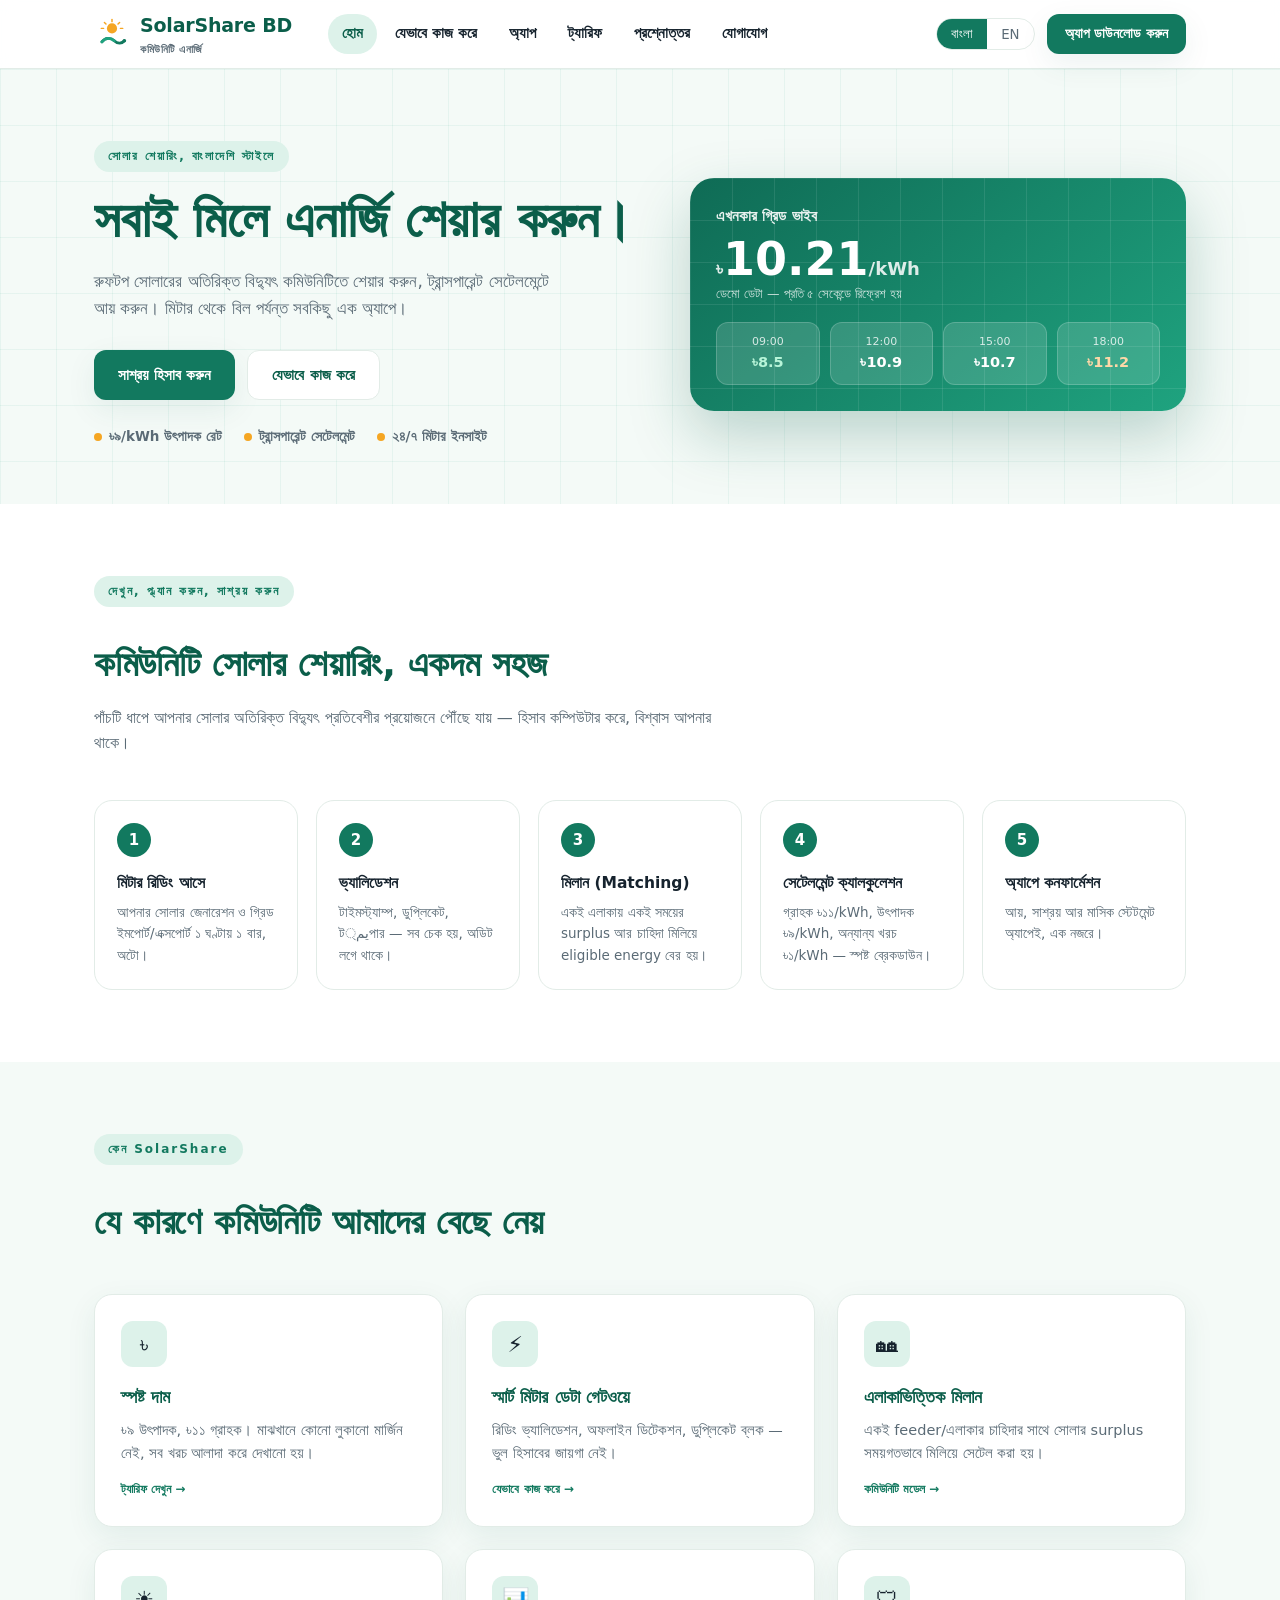
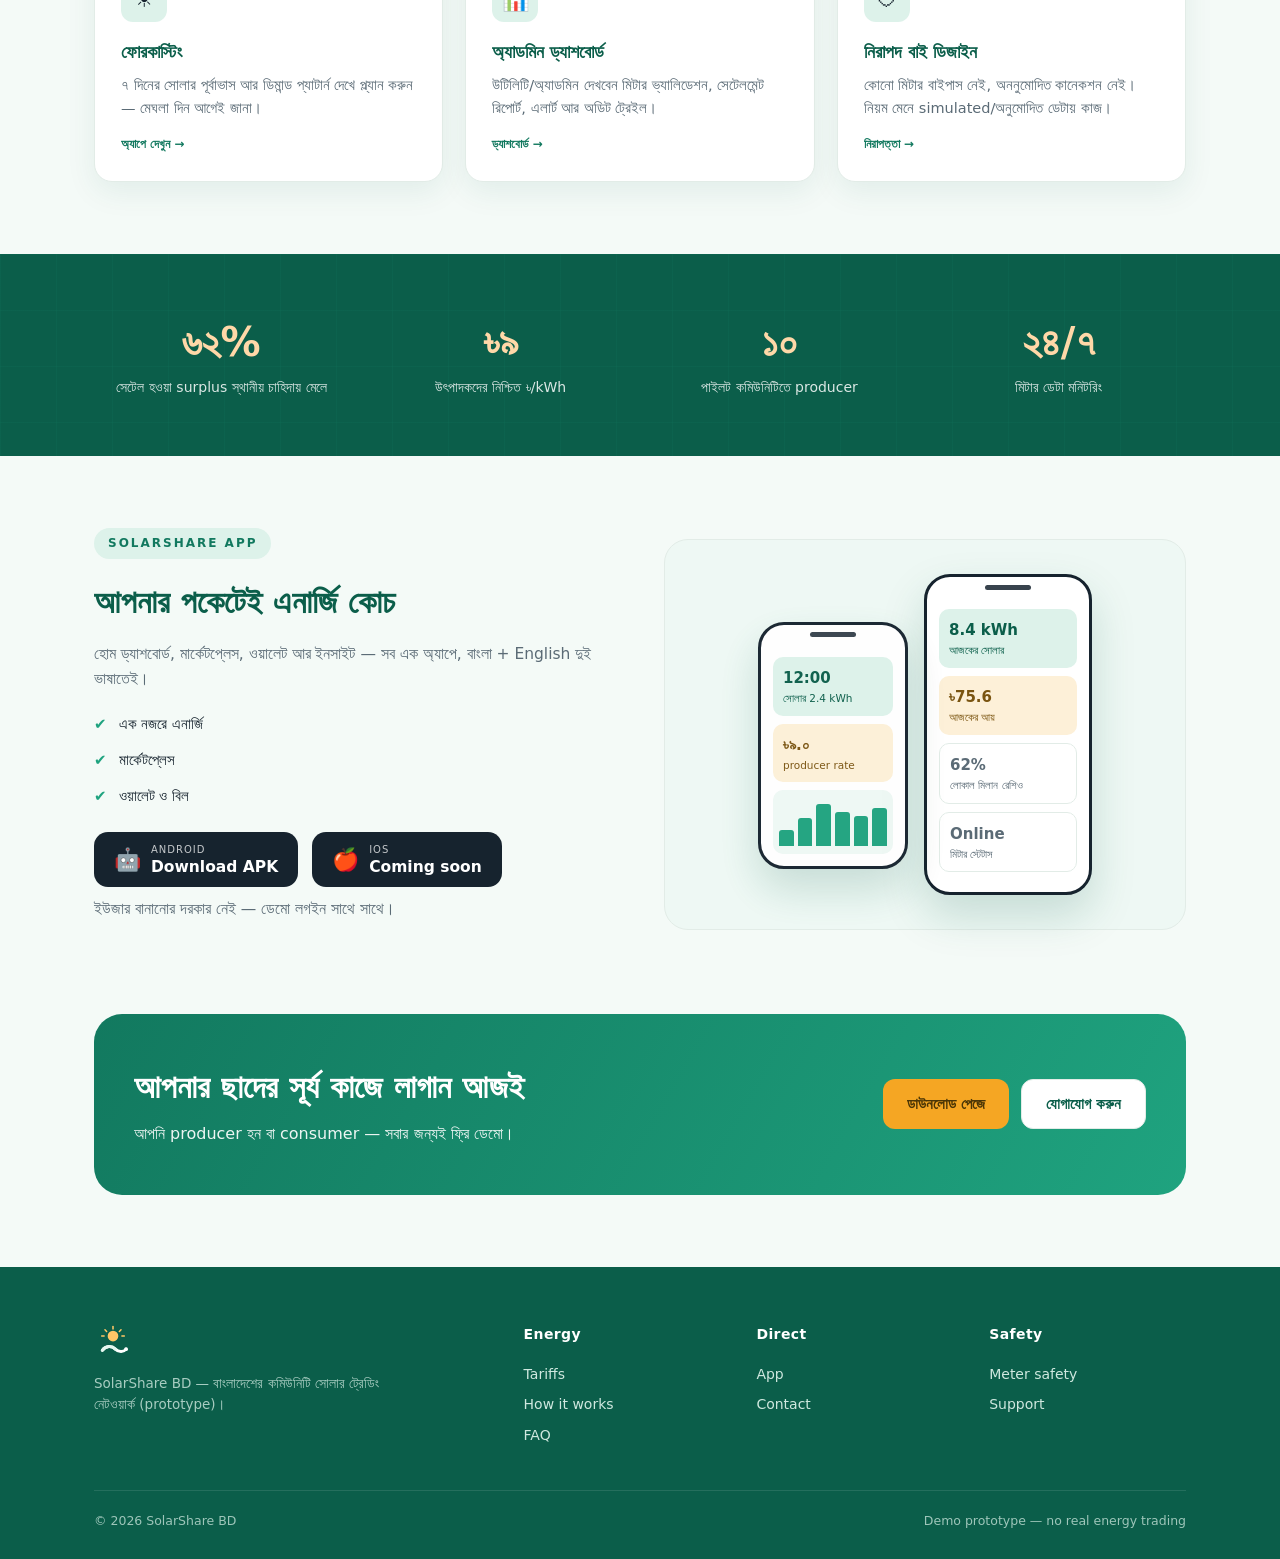
<file: index.html>
<!DOCTYPE html>
<html lang="bn">
<head>
  <meta charset="UTF-8" />
  <meta name="viewport" content="width=device-width, initial-scale=1.0" />
  <title>SolarShare BD — Community Solar Sharing Network</title>
  <meta name="description" content="রুফটপ সোলারের অতিরিক্ত বিদ্যুৎ কমিউনিটিতে শেয়ার করুন; ট্রান্সপারেন্ট সেটেলমেন্টে আয় করুন। Energy sharing for Bangladesh — producer ৳9/kWh, consumer ৳11/kWh." />
  <link rel="icon" href="assets/img/favicon.svg" type="image/svg+xml" />
  <link rel="stylesheet" href="assets/css/style.css" />
</head>
<body>
  <!-- ================= HEADER ================= -->
  <header class="site-header">
    <div class="container">
      <a class="brand" href="index.html">
        <img src="assets/img/logo.svg" alt="SolarShare BD logo" />
        <span class="brand-name" data-replace>SolarShare BD<small data-i18n="brandSub">কমিউনিটি এনার্জি</small></span>
      </a>
      <nav class="main-nav">
        <a href="index.html" class="active" data-i18n="navHome">হোম</a>
        <a href="how-it-works/index.html" data-i18n="navHow">যেভাবে কাজ করে</a>
        <a href="app/index.html" data-i18n="navApp">অ্যাপ</a>
        <a href="pricing/index.html" data-i18n="navPricing">ট্যারিফ</a>
        <a href="faq/index.html" data-i18n="navFaq">প্রশ্নোত্তর</a>
        <a href="contact/index.html" data-i18n="navContact">যোগাযোগ</a>
      </nav>
      <div class="header-actions">
        <div class="lang-switch" role="group" aria-label="Language">
          <button type="button" data-lang="bn" class="active">বাংলা</button>
          <button type="button" data-lang="en">EN</button>
        </div>
        <a class="btn btn-primary btn-sm" href="app/index.html" data-i18n="heroCta2">অ্যাপ ডাউনলোড করুন</a>
        <button class="nav-toggle" aria-label="Menu"><span></span><span></span><span></span></button>
      </div>
    </div>
  </header>

  <!-- ================= HERO ================= -->
  <section class="hero gridlines">
    <div class="container">
      <div>
        <span class="eyebrow" data-i18n="heroEyebrow">সোলার শেয়ারিং, বাংলাদেশি স্টাইলে</span>
        <h1 data-i18n="heroTitle">সবাই মিলে এনার্জি শেয়ার করুন।</h1>
        <p class="lead" data-i18n="heroLead">
          রুফটপ সোলারের অতিরিক্ত বিদ্যুৎ কমিউনিটিতে শেয়ার করুন, ট্রান্সপারেন্ট সেটেলমেন্টে আয় করুন।
          মিটার থেকে বিল পর্যন্ত সবকিছু এক অ্যাপে।
        </p>
        <div class="hero-cta">
          <a class="btn btn-primary" href="app/index.html" data-i18n="heroCta1">সাশ্রয় হিসাব করুন</a>
          <a class="btn btn-ghost" href="how-it-works/index.html" data-i18n="navHow">যেভাবে কাজ করে</a>
        </div>
        <div class="hero-points">
          <span data-i18n="pt1">৳৯/kWh উৎপাদক রেট</span>
          <span data-i18n="pt2">ট্রান্সপারেন্ট সেটেলমেন্ট</span>
          <span data-i18n="pt3">২৪/৭ মিটার ইনসাইট</span>
        </div>
      </div>

      <!-- Live-ish demo panel -->
      <aside class="energy-panel" id="live-panel" aria-label="Demo grid prices">
        <h3 data-i18n="liveNow">এখনকার গ্রিড ভাইব</h3>
        <div class="price-now" style="margin-top:6px"><small>৳</small><span>11.20</span><small>/kWh</small></div>
        <p class="price-note" data-i18n="liveNote">ডেমো ডেটা — প্রতি ৫ সেকেন্ডে রিফ্রেশ হয়</p>
        <div class="price-row">
          <div class="price-cell cheap"><div class="t">09:00</div><div class="v">৳9.4</div></div>
          <div class="price-cell"><div class="t">12:00</div><div class="v">৳11.2</div></div>
          <div class="price-cell"><div class="t">15:00</div><div class="v">৳10.8</div></div>
          <div class="price-cell dear"><div class="t">18:00</div><div class="v">৳13.9</div></div>
        </div>
      </aside>
    </div>
  </section>

  <!-- ================= 5 STEPS ================= -->
  <section class="block alt" id="how">
    <div class="container">
      <div class="block-head">
        <span class="eyebrow" data-i18n="sec1Eyebrow">দেখুন, প্ল্যান করুন, সাশ্রয় করুন</span>
        <h2 data-i18n="sec1Title">কমিউনিটি সোলার শেয়ারিং, একদম সহজ</h2>
        <p data-i18n="sec1Lead">
          পাঁচটি ধাপে আপনার সোলার অতিরিক্ত বিদ্যুৎ প্রতিবেশীর প্রয়োজনে পৌঁছে যায় —
          হিসাব কম্পিউটার করে, বিশ্বাস আপনার থাকে।
        </p>
      </div>
      <div class="steps">
        <div class="step"><div class="num">1</div><h3 data-i18n="step1T">মিটার রিডিং আসে</h3><p data-i18n="step1D">আপনার সোলার জেনারেশন ও গ্রিড ইমপোর্ট/এক্সপোর্ট ১ ঘণ্টায় ১ বার, অটো।</p></div>
        <div class="step"><div class="num">2</div><h3 data-i18n="step2T">ভ্যালিডেশন</h3><p data-i18n="step2D">টাইমস্ট্যাম্প, ডুপ্লিকেট, টেম্পার — সব চেক হয়, অডিট লগে থাকে।</p></div>
        <div class="step"><div class="num">3</div><h3 data-i18n="step3T">মিলান (Matching)</h3><p data-i18n="step3D">একই এলাকায় একই সময়ের surplus আর চাহিদা মিলিয়ে eligible energy বের হয়।</p></div>
        <div class="step"><div class="num">4</div><h3 data-i18n="step4T">সেটেলমেন্ট ক্যালকুলেশন</h3><p data-i18n="step4D">গ্রাহক ৳১১/kWh, উৎপাদক ৳৯/kWh, অন্যান্য খরচ ৳১/kWh — স্পষ্ট ব্রেকডাউন।</p></div>
        <div class="step"><div class="num">5</div><h3 data-i18n="step5T">অ্যাপে কনফার্মেশন</h3><p data-i18n="step5D">আয়, সাশ্রয় আর মাসিক স্টেটমেন্ট অ্যাপেই, এক নজরে।</p></div>
      </div>
    </div>
  </section>

  <!-- ================= WHY CARDS ================= -->
  <section class="block">
    <div class="container">
      <div class="block-head">
        <span class="eyebrow" data-i18n="cardsEyebrow">কেন SolarShare</span>
        <h2 data-i18n="cardsTitle">যে কারণে কমিউনিটি আমাদের বেছে নেয়</h2>
      </div>
      <div class="card-grid">
        <article class="card"><div class="icon">৳</div><h3 data-i18n="c1T">স্পষ্ট দাম</h3><p data-i18n="c1D">৳৯ উৎপাদক, ৳১১ গ্রাহক। মাঝখানে কোনো লুকানো মার্জিন নেই, সব খরচ আলাদা করে দেখানো হয়।</p><a class="tag" href="pricing/index.html" data-i18n="c1Tag">ট্যারিফ দেখুন →</a></article>
        <article class="card"><div class="icon">⚡</div><h3 data-i18n="c2T"></h3><p data-i18n="c2D"></p><a class="tag" href="how-it-works/index.html" data-i18n="c2Tag"></a></article>
        <article class="card"><div class="icon">🏘</div><h3 data-i18n="c3T"></h3><p data-i18n="c3D"></p><a class="tag" href="how-it-works/index.html#community" data-i18n="c3Tag"></a></article>
        <article class="card"><div class="icon">☀</div><h3 data-i18n="c4T"></h3><p data-i18n="c4D"></p><a class="tag" href="app/index.html" data-i18n="c4Tag"></a></article>
        <article class="card"><div class="icon">📊</div><h3 data-i18n="c5T"></h3><p data-i18n="c5D"></p><a class="tag" href="contact/index.html" data-i18n="c5Tag"></a></article>
        <article class="card"><div class="icon">🛡</div><h3 data-i18n="c6T"></h3><p data-i18n="c6D"></p><a class="tag" href="faq/index.html" data-i18n="c6Tag"></a></article>
      </div>
    </div>
  </section>

  <!-- ================= STATS BAND ================= -->
  <section class="stats-band gridlines">
    <div class="container">
      <div class="stat"><b>৬২%</b><span data-i18n="pcts1">সেটেল হওয়া surplus স্থানীয় চাহিদায় মেলে</span></div>
      <div class="stat"><b>৳৯</b><span data-i18n="pcts2">উৎপাদকদের নিশ্চিত ৳/kWh</span></div>
      <div class="stat"><b>১০</b><span data-i18n="pcts3">পাইলট কমিউনিটিতে producer</span></div>
      <div class="stat"><b>২৪/৭</b><span data-i18n="pcts4">মিটার ডেটা মনিটরিং</span></div>
    </div>
  </section>

  <!-- ================= APP SPLIT ================= -->
  <section class="block">
    <div class="container split">
      <div class="split-txt">
        <span class="eyebrow" data-i18n="appEyebrow">SOLARSHARE APP</span>
        <h2 data-i18n="appTitle">আপনার পকেটেই এনার্জি কোচ</h2>
        <p data-i18n="appLead">হোম ড্যাশবোর্ড, মার্কেটপ্লেস, ওয়ালেট আর ইনসাইট — সব এক অ্যাপে, বাংলা + English দুই ভাষাতেই।</p>
        <ul class="feature-list">
          <li data-i18n="appF1T">এক নজরে এনার্জি</li>
          <li data-i18n="appF2T">মার্কেটপ্লেস</li>
          <li data-i18n="appF3T">ওয়ালেট ও বিল</li>
        </ul>
        <div class="store-badges" style="margin-top:24px">
          <a class="store-badge" href="app/index.html">
            <span class="os">🤖</span>
            <span><small>Android</small><b>Download APK</b></span>
          </a>
          <a class="store-badge" href="app/index.html">
            <span class="os">🍎</span>
            <span><small>iOS</small><b>Coming soon</b></span>
          </a>
        </div>
        <p class="note" data-i18n="appNote">ইউজার বানানোর দরকার নেই — ডেমো লগইন সাথে সাথে।</p>
      </div>
      <div class="split-media" aria-hidden="true">
        <div class="phone-pair">
          <div class="phone second">
            <div class="notch"></div>
            <div class="scr">
              <div class="p-tile mint"><b>12:00</b>সোলার 2.4 kWh</div>
              <div class="p-tile amber"><b>৳৯.০</b>producer rate</div>
              <div class="p-bars">
                <i style="height:35%"></i>
                <i style="height:60%"></i>
                <i style="height:88%"></i>
                <i style="height:72%"></i>
                <i style="height:64%"></i>
                <i style="height:80%"></i>
              </div>
            </div>
          </div>
          <div class="phone">
            <div class="notch"></div>
            <div class="scr">
              <div class="p-tile mint"><b>8.4 kWh</b>আজকের সোলার</div>
              <div class="p-tile amber"><b>৳75.6</b>আজকের আয়</div>
              <div class="p-tile line"><b>62%</b>লোকাল মিলান রেশিও</div>
              <div class="p-tile line"><b>Online</b>মিটার স্টেটাস</div>
            </div>
          </div>
        </div>
      </div>
    </div>
  </section>

  <!-- ================= CTA ================= -->
  <section class="block" style="padding-top:0">
    <div class="container">
      <div class="cta-band">
        <div>
          <h2 data-i18n="ctaTitle">আপনার ছাদের সূর্য কাজে লাগান আজই</h2>
          <p data-i18n="ctaSub">আপনি producer হন বা consumer — সবার জন্যই ফ্রি ডেমো।</p>
        </div>
        <div style="display:flex;gap:12px;flex-wrap:wrap">
          <a class="btn btn-amber" href="app/index.html" data-i18n="ctaBtn">ডাউনলোড পেজে</a>
          <a class="btn btn-ghost" href="contact/index.html" data-i18n="ctaAlt">যোগাযোগ করুন</a>
        </div>
      </div>
    </div>
  </section>

  <!-- ================= FOOTER ================= -->
  <footer class="site-footer">
    <div class="container">
      <div class="cols">
        <div class="footer-brand">
          <img src="assets/img/logo-white.svg" alt="SolarShare BD" />
          <p data-i18n="recentsFoot">SolarShare BD — বাংলাদেশের কমিউনিটি সোলার ট্রেডিং নেটওয়ার্ক (prototype)।</p>
        </div>
        <div>
          <h4>Energy</h4>
          <a href="pricing/index.html">Tariffs</a>
          <a href="how-it-works/index.html">How it works</a>
          <a href="faq/index.html">FAQ</a>
        </div>
        <div>
          <h4>Direct</h4>
          <a href="app/index.html">App</a>
          <a href="contact/index.html">Contact</a>
        </div>
        <div>
          <h4>Safety</h4>
          <a href="faq/index.html#safety">Meter safety</a>
          <a href="contact/index.html">Support</a>
        </div>
      </div>
      <div class="footer-bottom">
        <span>© 2026 SolarShare BD</span>
        <span>Demo prototype — no real energy trading</span>
      </div>
    </div>
  </footer>

  <script src="assets/js/main.js"></script>
</body>
</html>
</file>
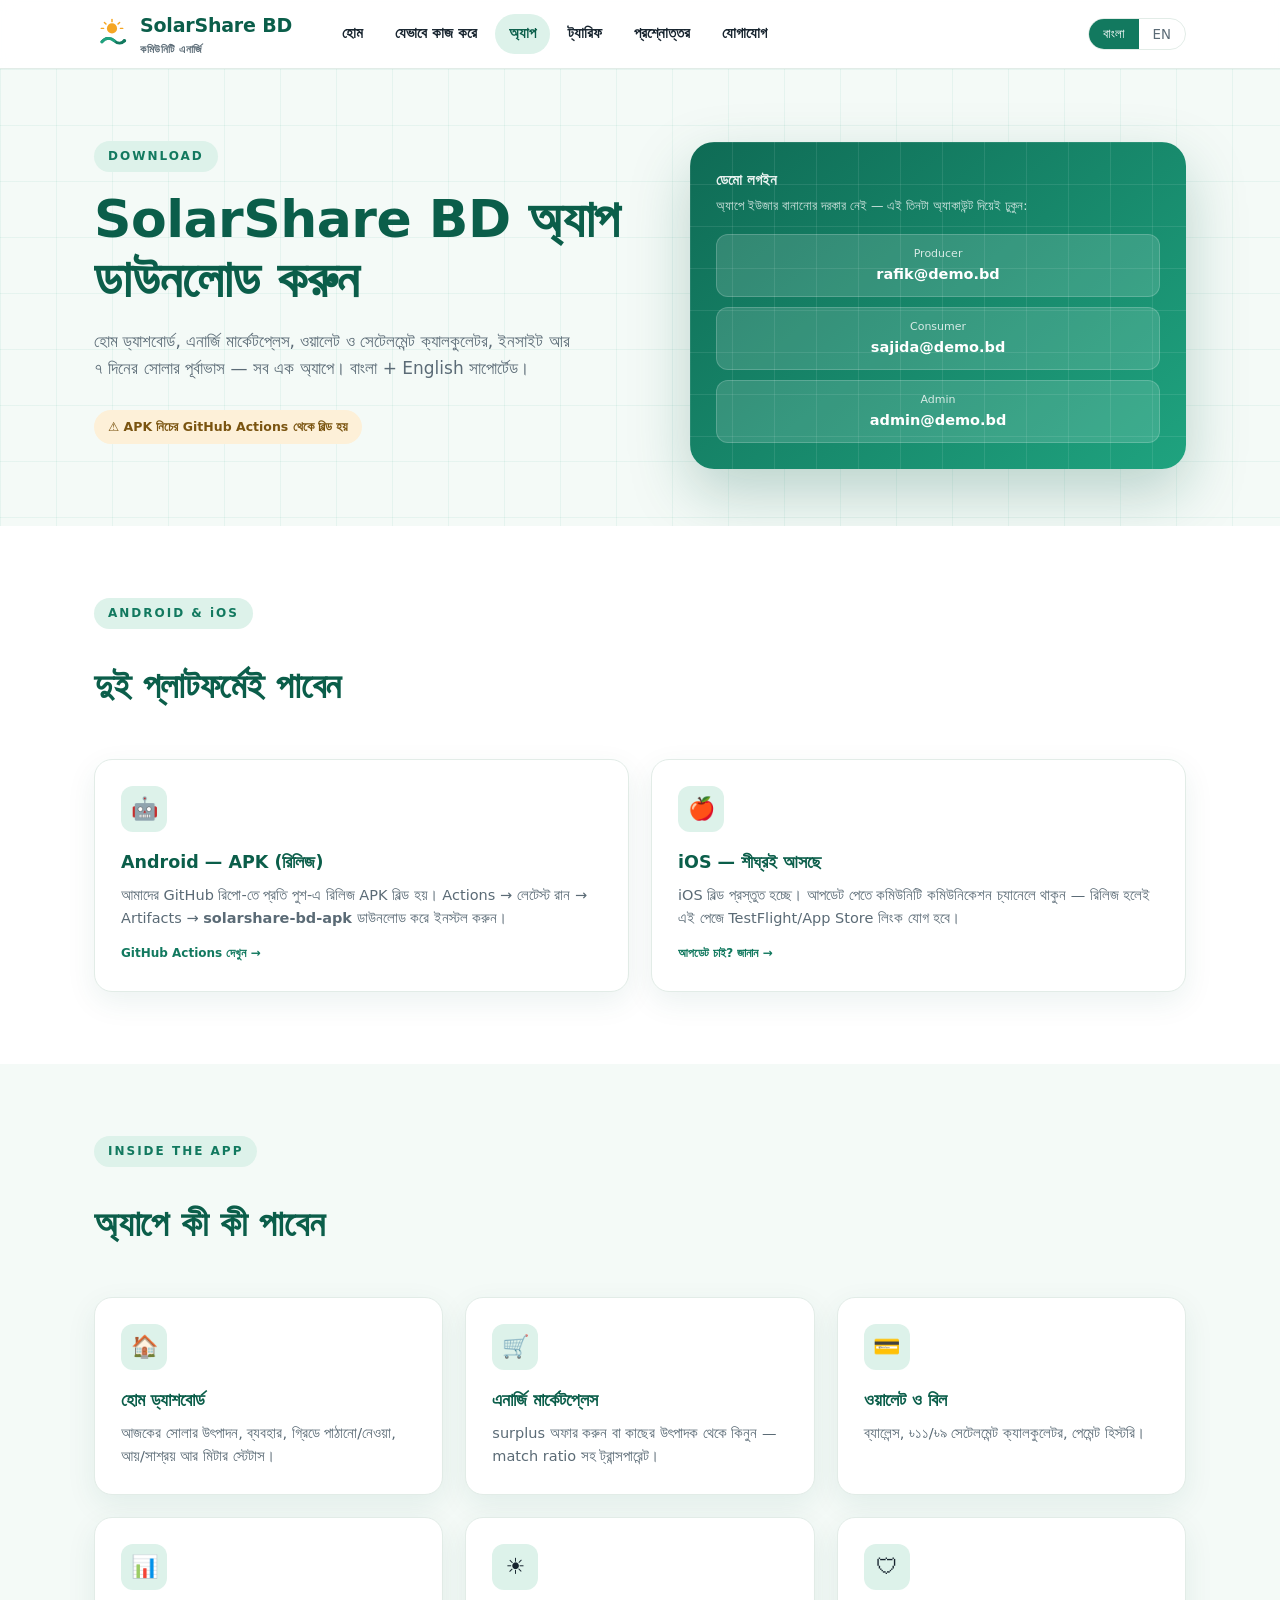
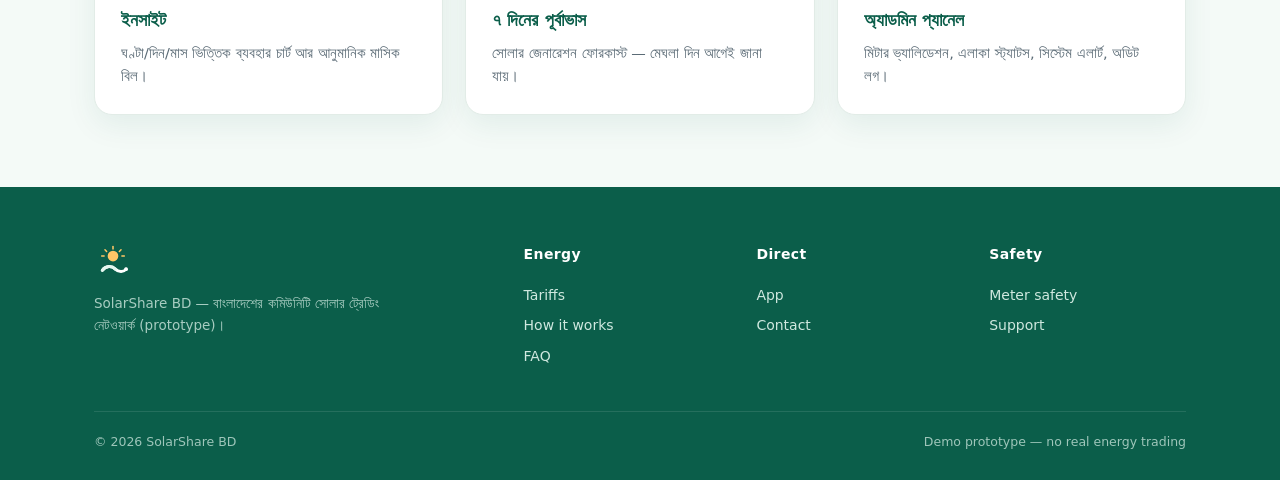
<file: app/index.html>
<!DOCTYPE html>
<html lang="bn">
<head>
  <meta charset="UTF-8" />
  <meta name="viewport" content="width=device-width, initial-scale=1.0" />
  <title>অ্যাপ ডাউনলোড — SolarShare BD</title>
  <meta name="description" content="SolarShare BD অ্যাপ ডাউনলোড করুন — Android APK (GitHub build) এবং iOS (শীঘ্রই আসছে)। বাংলা + English দুই ভাষাতেই।" />
  <link rel="icon" href="../assets/img/favicon.svg" type="image/svg+xml" />
  <link rel="stylesheet" href="../assets/css/style.css" />
</head>
<body>
  <header class="site-header">
    <div class="container">
      <a class="brand" href="../index.html">
        <img src="../assets/img/logo.svg" alt="SolarShare BD logo" />
        <span class="brand-name">SolarShare BD<small data-i18n="brandSub">কমিউনিটি এনার্জি</small></span>
      </a>
      <nav class="main-nav">
        <a href="../index.html" data-i18n="navHome">হোম</a>
        <a href="../how-it-works/index.html" data-i18n="navHow">যেভাবে কাজ করে</a>
        <a href="index.html" class="active" data-i18n="navApp">অ্যাপ</a>
        <a href="../pricing/index.html" data-i18n="navPricing">ট্যারিফ</a>
        <a href="../faq/index.html" data-i18n="navFaq">প্রশ্নোত্তর</a>
        <a href="../contact/index.html" data-i18n="navContact">যোগাযোগ</a>
      </nav>
      <div class="header-actions">
        <div class="lang-switch" role="group" aria-label="Language">
          <button type="button" data-lang="bn" class="active">বাংলা</button>
          <button type="button" data-lang="en">EN</button>
        </div>
        <button class="nav-toggle" aria-label="Menu"><span></span><span></span><span></span></button>
      </div>
    </div>
  </header>

  <section class="hero gridlines">
    <div class="container">
      <div>
        <span class="eyebrow">DOWNLOAD</span>
        <h1>SolarShare BD অ্যাপ ডাউনলোড করুন</h1>
        <p class="lead" data-replace>
          হোম ড্যাশবোর্ড, এনার্জি মার্কেটপ্লেস, ওয়ালেট ও সেটেলমেন্ট ক্যালকুলেটর, ইনসাইট আর ৭ দিনের সোলার পূর্বাভাস —
          সব এক অ্যাপে। বাংলা + English সাপোর্টেড।
        </p>
        <div class="hero-cta">
          <span class="sim-note">⚠ APK নিচের GitHub Actions থেকে বিল্ড হয়</span>
        </div>
      </div>
      <aside class="energy-panel">
        <h3>ডেমো লগইন</h3>
        <p class="price-note">অ্যাপে ইউজার বানানোর দরকার নেই — এই তিনটা অ্যাকাউন্ট দিয়েই ঢুকুন:</p>
        <div class="price-row" style="grid-template-columns:1fr">
          <div class="price-cell"><div class="t">Producer</div><div class="v">rafik@demo.bd</div></div>
          <div class="price-cell"><div class="t">Consumer</div><div class="v">sajida@demo.bd</div></div>
          <div class="price-cell"><div class="t">Admin</div><div class="v">admin@demo.bd</div></div>
        </div>
      </aside>
    </div>
  </section>

  <section class="block alt">
    <div class="container">
      <div class="block-head">
        <span class="eyebrow">ANDROID &amp; iOS</span>
        <h2>দুই প্লাটফর্মেই পাবেন</h2>
      </div>
      <div class="card-grid two">
        <article class="card">
          <div class="icon">🤖</div>
          <h3>Android — APK (রিলিজ)</h3>
          <p>
            আমাদের GitHub রিপো-তে প্রতি পুশ-এ রিলিজ APK বিল্ড হয়। Actions → লেটেস্ট রান →
            Artifacts → <b>solarshare-bd-apk</b> ডাউনলোড করে ইনস্টল করুন।
          </p>
          <a class="tag" href="https://github.com/YOUR_USERNAME/solarshare-bd/actions" target="_blank" rel="noopener">GitHub Actions দেখুন →</a>
        </article>
        <article class="card">
          <div class="icon">🍎</div>
          <h3>iOS — শীঘ্রই আসছে</h3>
          <p>
            iOS বিল্ড প্রস্তুত হচ্ছে। আপডেট পেতে কমিউনিটি কমিউনিকেশন চ্যানেলে থাকুন — রিলিজ হলেই
            এই পেজে TestFlight/App Store লিংক যোগ হবে।
          </p>
          <a class="tag" href="../contact/index.html">আপডেট চাই? জানান →</a>
        </article>
      </div>
    </div>
  </section>

  <section class="block">
    <div class="container">
      <div class="block-head">
        <span class="eyebrow">INSIDE THE APP</span>
        <h2>অ্যাপে কী কী পাবেন</h2>
      </div>
      <div class="card-grid">
        <article class="card"><div class="icon">🏠</div><h3>হোম ড্যাশবোর্ড</h3><p>আজকের সোলার উৎপাদন, ব্যবহার, গ্রিডে পাঠানো/নেওয়া, আয়/সাশ্রয় আর মিটার স্টেটাস।</p></article>
        <article class="card"><div class="icon">🛒</div><h3>এনার্জি মার্কেটপ্লেস</h3><p>surplus অফার করুন বা কাছের উৎপাদক থেকে কিনুন — match ratio সহ ট্রান্সপারেন্ট।</p></article>
        <article class="card"><div class="icon">💳</div><h3>ওয়ালেট ও বিল</h3><p>ব্যালেন্স, ৳১১/৳৯ সেটেলমেন্ট ক্যালকুলেটর, পেমেন্ট হিস্টরি।</p></article>
        <article class="card"><div class="icon">📊</div><h3>ইনসাইট</h3><p>ঘণ্টা/দিন/মাস ভিত্তিক ব্যবহার চার্ট আর আনুমানিক মাসিক বিল।</p></article>
        <article class="card"><div class="icon">☀</div><h3>৭ দিনের পূর্বাভাস</h3><p>সোলার জেনারেশন ফোরকাস্ট — মেঘলা দিন আগেই জানা যায়।</p></article>
        <article class="card"><div class="icon">🛡</div><h3>অ্যাডমিন প্যানেল</h3><p>মিটার ভ্যালিডেশন, এলাকা স্ট্যাটস, সিস্টেম এলার্ট, অডিট লগ।</p></article>
      </div>
    </div>
  </section>

  <footer class="site-footer">
    <div class="container">
      <div class="cols">
        <div class="footer-brand">
          <img src="../assets/img/logo-white.svg" alt="SolarShare BD" />
          <p>SolarShare BD — বাংলাদেশের কমিউনিটি সোলার ট্রেডিং নেটওয়ার্ক (prototype)।</p>
        </div>
        <div><h4>Energy</h4>
          <a href="../pricing/index.html">Tariffs</a>
          <a href="../how-it-works/index.html">How it works</a>
          <a href="../faq/index.html">FAQ</a>
        </div>
        <div><h4>Direct</h4>
          <a href="index.html">App</a>
          <a href="../contact/index.html">Contact</a>
        </div>
        <div><h4>Safety</h4>
          <a href="../faq/index.html#safety">Meter safety</a>
          <a href="../contact/index.html">Support</a>
        </div>
      </div>
      <div class="footer-bottom">
        <span>© 2026 SolarShare BD</span>
        <span>Demo prototype — no real energy trading</span>
      </div>
    </div>
  </footer>

  <script src="../assets/js/main.js"></script>
</body>
</html>
</file>
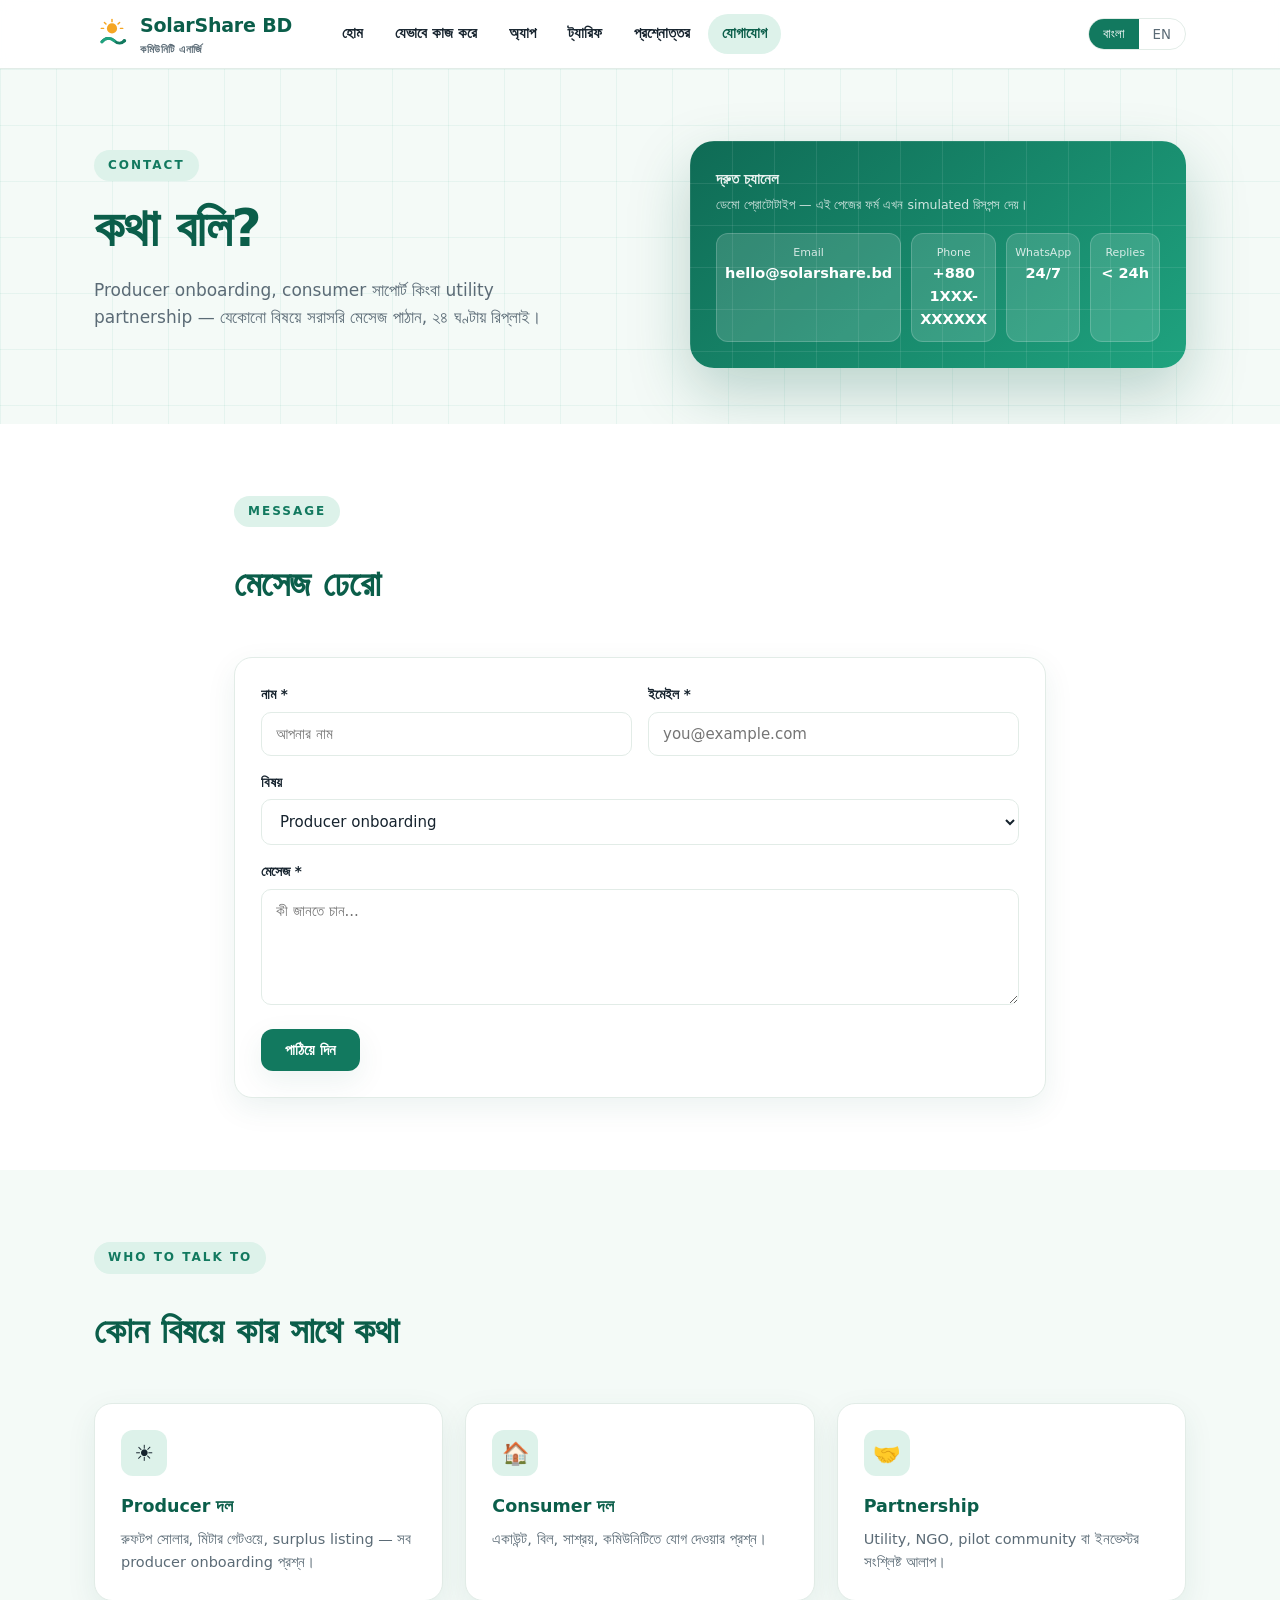
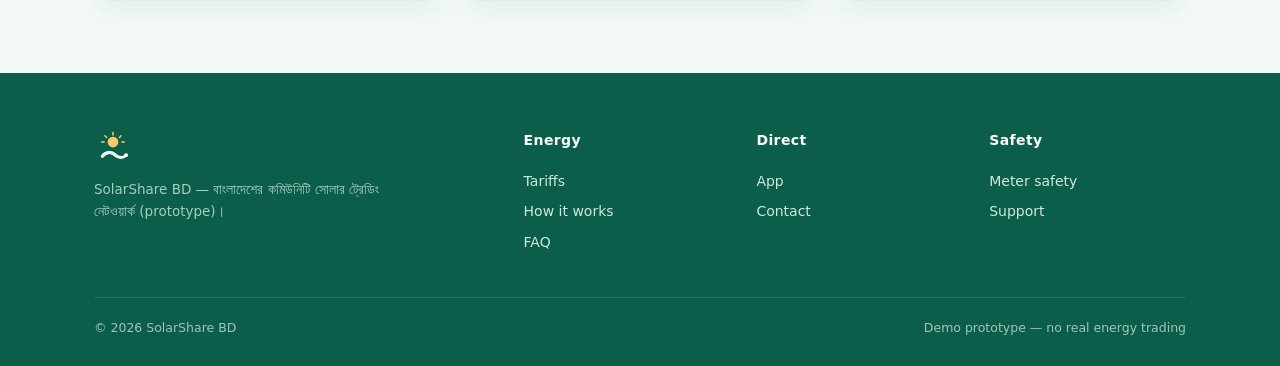
<file: contact/index.html>
<!DOCTYPE html>
<html lang="bn">
<head>
  <meta charset="UTF-8" />
  <meta name="viewport" content="width=device-width, initial-scale=1.0" />
  <title>যোগাযোগ — SolarShare BD</title>
  <meta name="description" content="SolarShare BD দলের সাথে যোগাযোগ করুন — producer onboarding, consumer support, utility partnership।" />
  <link rel="icon" href="../assets/img/favicon.svg" type="image/svg+xml" />
  <link rel="stylesheet" href="../assets/css/style.css" />
</head>
<body>
  <header class="site-header">
    <div class="container">
      <a class="brand" href="../index.html">
        <img src="../assets/img/logo.svg" alt="SolarShare BD logo" />
        <span class="brand-name">SolarShare BD<small data-i18n="brandSub">কমিউনিটি এনার্জি</small></span>
      </a>
      <nav class="main-nav">
        <a href="../index.html" data-i18n="navHome">হোম</a>
        <a href="../how-it-works/index.html" data-i18n="navHow">যেভাবে কাজ করে</a>
        <a href="../app/index.html" data-i18n="navApp">অ্যাপ</a>
        <a href="../pricing/index.html" data-i18n="navPricing">ট্যারিফ</a>
        <a href="../faq/index.html" data-i18n="navFaq">প্রশ্নোত্তর</a>
        <a href="index.html" class="active" data-i18n="navContact">যোগাযোগ</a>
      </nav>
      <div class="header-actions">
        <div class="lang-switch" role="group" aria-label="Language">
          <button type="button" data-lang="bn" class="active">বাংলা</button>
          <button type="button" data-lang="en">EN</button>
        </div>
        <button class="nav-toggle" aria-label="Menu"><span></span><span></span><span></span></button>
      </div>
    </div>
  </header>

  <section class="hero gridlines">
    <div class="container">
      <div>
        <span class="eyebrow">CONTACT</span>
        <h1>কথা বলি?</h1>
        <p class="lead">
          Producer onboarding, consumer সাপোর্ট কিংবা utility partnership — যেকোনো বিষয়ে
          সরাসরি মেসেজ পাঠান, ২৪ ঘণ্টায় রিপ্লাই।
        </p>
      </div>
      <aside class="energy-panel">
        <h3>দ্রুত চ্যানেল</h3>
        <p class="price-note">ডেমো প্রোটোটাইপ — এই পেজের ফর্ম এখন simulated রিসপন্স দেয়।</p>
        <div class="price-row">
          <div class="price-cell"><div class="t">Email</div><div class="v">hello@solarshare.bd</div></div>
          <div class="price-cell"><div class="t">Phone</div><div class="v">+880 1XXX-XXXXXX</div></div>
          <div class="price-cell"><div class="t">WhatsApp</div><div class="v">24/7</div></div>
          <div class="price-cell"><div class="t">Replies</div><div class="v">&lt; 24h</div></div>
        </div>
      </aside>
    </div>
  </section>

  <section class="block alt">
    <div class="container narrow">
      <div class="block-head">
        <span class="eyebrow">MESSAGE</span>
        <h2>মেসেজ ঢেরো</h2>
      </div>
      <form id="contact-form" class="card">
        <div class="form-grid">
          <label class="field"><span>নাম *</span><input type="text" name="name" required placeholder="আপনার নাম" /></label>
          <label class="field"><span>ইমেইল *</span><input type="email" name="email" required placeholder="you@example.com" /></label>
          <label class="field full"><span>বিষয়</span>
            <select name="topic">
              <option>Producer onboarding</option>
              <option>Consumer support</option>
              <option>Utility / partnership</option>
              <option>Media &amp; press</option>
              <option>Other</option>
            </select>
          </label>
          <label class="field full"><span>মেসেজ *</span><textarea name="message" rows="5" required placeholder="কী জানতে চান..."></textarea></label>
        </div>
        <div style="margin-top:18px;display:flex;gap:14px;align-items:center;flex-wrap:wrap">
          <button class="btn btn-primary" type="submit">পাঠিয়ে দিন</button>
          <span id="contact-ok" class="note" style="display:none">✅ ধন্যবাদ! মেসেজ রিসিভ হয়েছে (ডেমো) — ২৪ ঘণ্টায় রিপ্লাই পাবেন।</span>
        </div>
      </form>
    </div>
  </section>

  <section class="block">
    <div class="container">
      <div class="block-head">
        <span class="eyebrow">WHO TO TALK TO</span>
        <h2>কোন বিষয়ে কার সাথে কথা</h2>
      </div>
      <div class="card-grid">
        <article class="card"><div class="icon">☀</div><h3>Producer দল</h3><p>রুফটপ সোলার, মিটার গেটওয়ে, surplus listing — সব producer onboarding প্রশ্ন।</p></article>
        <article class="card"><div class="icon">🏠</div><h3>Consumer দল</h3><p>একাউন্ট, বিল, সাশ্রয়, কমিউনিটিতে যোগ দেওয়ার প্রশ্ন।</p></article>
        <article class="card"><div class="icon">🤝</div><h3>Partnership</h3><p>Utility, NGO, pilot community বা ইনভেস্টর সংশ্লিষ্ট আলাপ।</p></article>
      </div>
    </div>
  </section>

  <footer class="site-footer">
    <div class="container">
      <div class="cols">
        <div class="footer-brand">
          <img src="../assets/img/logo-white.svg" alt="SolarShare BD" />
          <p>SolarShare BD — বাংলাদেশের কমিউনিটি সোলার ট্রেডিং নেটওয়ার্ক (prototype)।</p>
        </div>
        <div><h4>Energy</h4>
          <a href="../pricing/index.html">Tariffs</a>
          <a href="../how-it-works/index.html">How it works</a>
          <a href="../faq/index.html">FAQ</a>
        </div>
        <div><h4>Direct</h4>
          <a href="../app/index.html">App</a>
          <a href="index.html">Contact</a>
        </div>
        <div><h4>Safety</h4>
          <a href="../faq/index.html#safety">Meter safety</a>
          <a href="index.html">Support</a>
        </div>
      </div>
      <div class="footer-bottom">
        <span>© 2026 SolarShare BD</span>
        <span>Demo prototype — no real energy trading</span>
      </div>
    </div>
  </footer>

  <script src="../assets/js/main.js"></script>
</body>
</html>
</file>
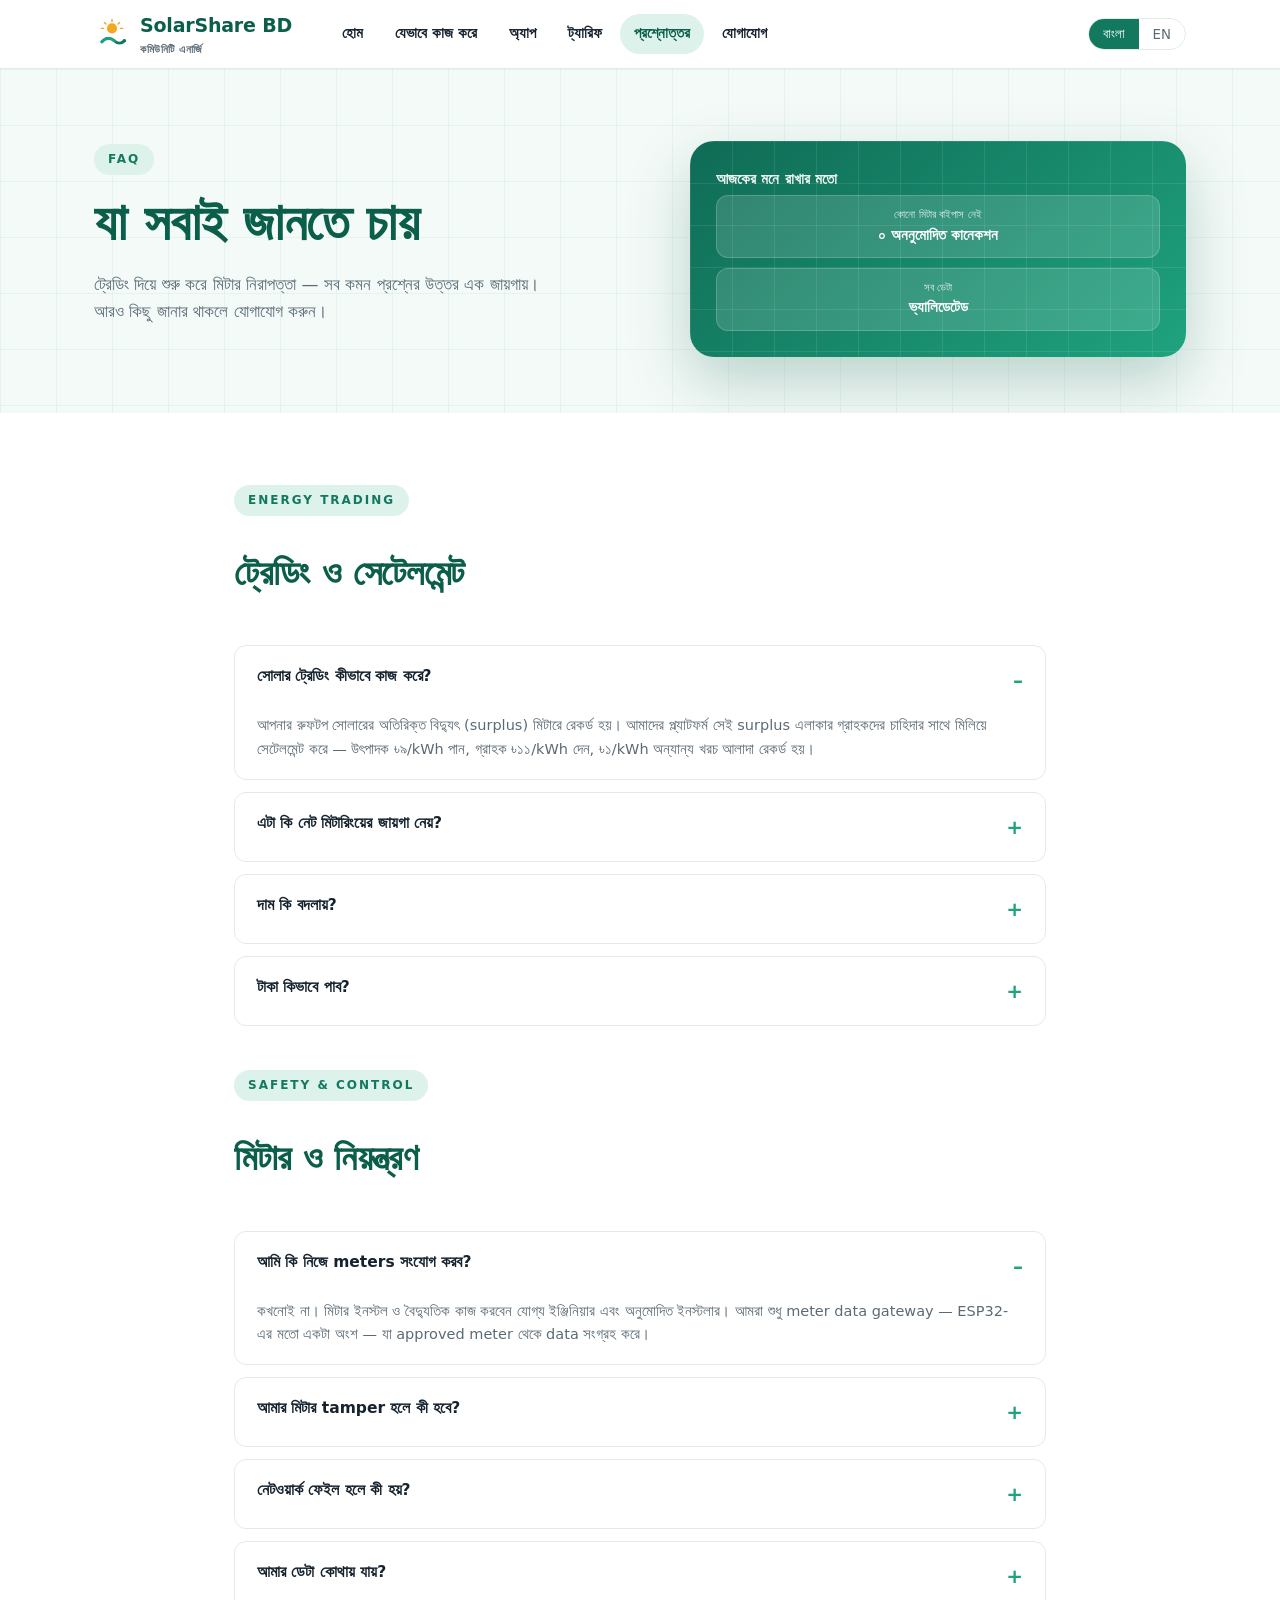
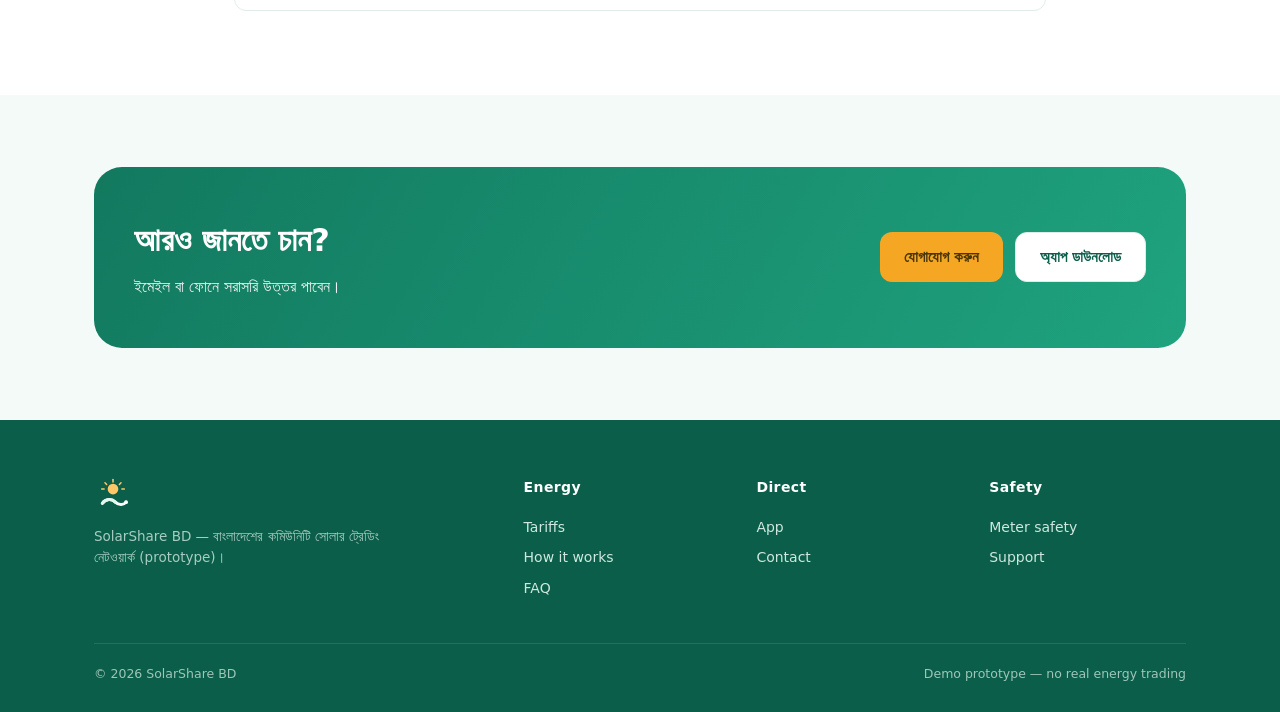
<file: faq/index.html>
<!DOCTYPE html>
<html lang="bn">
<head>
  <meta charset="UTF-8" />
  <meta name="viewport" content="width=device-width, initial-scale=1.0" />
  <title>প্রশ্নোত্তর — SolarShare BD</title>
  <meta name="description" content="SolarShare BD সম্পর্কে সাধারণ প্রশ্ন: ট্রেডিং, মিটার নিরাপত্তা, সেটেলমেন্ট, নিয়ন্ত্রণ।" />
  <link rel="icon" href="../assets/img/favicon.svg" type="image/svg+xml" />
  <link rel="stylesheet" href="../assets/css/style.css" />
</head>
<body>
  <header class="site-header">
    <div class="container">
      <a class="brand" href="../index.html">
        <img src="../assets/img/logo.svg" alt="SolarShare BD logo" />
        <span class="brand-name">SolarShare BD<small data-i18n="brandSub">কমিউনিটি এনার্জি</small></span>
      </a>
      <nav class="main-nav">
        <a href="../index.html" data-i18n="navHome">হোম</a>
        <a href="../how-it-works/index.html" data-i18n="navHow">যেভাবে কাজ করে</a>
        <a href="../app/index.html" data-i18n="navApp">অ্যাপ</a>
        <a href="../pricing/index.html" data-i18n="navPricing">ট্যারিফ</a>
        <a href="index.html" class="active" data-i18n="navFaq">প্রশ্নোত্তর</a>
        <a href="../contact/index.html" data-i18n="navContact">যোগাযোগ</a>
      </nav>
      <div class="header-actions">
        <div class="lang-switch" role="group" aria-label="Language">
          <button type="button" data-lang="bn" class="active">বাংলা</button>
          <button type="button" data-lang="en">EN</button>
        </div>
        <button class="nav-toggle" aria-label="Menu"><span></span><span></span><span></span></button>
      </div>
    </div>
  </header>

  <section class="hero gridlines">
    <div class="container">
      <div>
        <span class="eyebrow">FAQ</span>
        <h1>যা সবাই জানতে চায়</h1>
        <p class="lead">
          ট্রেডিং দিয়ে শুরু করে মিটার নিরাপত্তা — সব কমন প্রশ্নের উত্তর এক জায়গায়।
          আরও কিছু জানার থাকলে যোগাযোগ করুন।
        </p>
      </div>
      <aside class="energy-panel">
        <h3>আজকের মনে রাখার মতো</h3>
        <div class="price-row" style="grid-template-columns:1fr">
          <div class="price-cell"><div class="t">কোনো মিটার বাইপাস নেই</div><div class="v">০ অননুমোদিত কানেকশন</div></div>
          <div class="price-cell"><div class="t">সব ডেটা</div><div class="v">ভ্যালিডেটেড</div></div>
        </div>
      </aside>
    </div>
  </section>

  <section class="block alt">
    <div class="container narrow">
      <div class="block-head">
        <span class="eyebrow">ENERGY TRADING</span>
        <h2>ট্রেডিং ও সেটেলমেন্ট</h2>
      </div>
      <details class="faq-item" open>
        <summary>সোলার ট্রেডিং কীভাবে কাজ করে?</summary>
        <div class="faq-body">
          আপনার রুফটপ সোলারের অতিরিক্ত বিদ্যুৎ (surplus) মিটারে রেকর্ড হয়। আমাদের প্ল্যাটফর্ম
          সেই surplus এলাকার গ্রাহকদের চাহিদার সাথে মিলিয়ে সেটেলমেন্ট করে — উৎপাদক ৳৯/kWh পান,
          গ্রাহক ৳১১/kWh দেন, ৳১/kWh অন্যান্য খরচ আলাদা রেকর্ড হয়।
        </div>
      </details>
      <details class="faq-item">
        <summary>এটা কি নেট মিটারিংয়ের জায়গা নেয়?</summary>
        <div class="faq-body">
          না, বরং এর ওপরে উঠে দাঁড়ায়। Net Metering-এ surplus গ্রিডে যায়, আমরা শুধু সেই একই
          রিডিং নিয়ে কমিউনিটি হিসাব আরও পরিষ্কার করি। সব কিছু বিদ্যমান নিয়ন্ত্রণের সাপেক্ষে।
        </div>
      </details>
      <details class="faq-item">
        <summary>দাম কি বদলায়?</summary>
        <div class="faq-body">
          প্রোটোটাইপে দাম fixed — ৳৯/৳১১। ফুল প্ল্যাটফর্মে market-driven রেট যোগ হওয়ার
          প্ল্যান আছে, তখন সব বদল অ্যাপে ট্রান্সপারেন্টলি দেখা যাবে।
        </div>
      </details>
      <details class="faq-item">
        <summary>টাকা কিভাবে পাব?</summary>
        <div class="faq-body">
          মাসিক স্টেটমেন্টে নিজের নামে credit দেখাবে। বাস্তব payment gateways যোগ হবে
          অনুমোদিত arrangement-এর পরে — প্রোটোটাইপে simulated ব্যালেন্স।
        </div>
      </details>

      <div class="block-head" id="safety" style="margin-top:44px">
        <span class="eyebrow">SAFETY &amp; CONTROL</span>
        <h2>মিটার ও নিয়ন্ত্রণ</h2>
      </div>
      <details class="faq-item" open>
        <summary>আমি কি নিজে meters সংযোগ করব?</summary>
        <div class="faq-body">
          কখনোই না। মিটার ইনস্টল ও বৈদ্যুতিক কাজ করবেন যোগ্য ইঞ্জিনিয়ার এবং অনুমোদিত
          ইনস্টলার। আমরা শুধু meter data gateway — ESP32-এর মতো একটা অংশ — যা approved
          meter থেকে data সংগ্রহ করে।
        </div>
      </details>
      <details class="faq-item">
        <summary>আমার মিটার tamper হলে কী হবে?</summary>
        <div class="faq-body">
          মিটার টেম্পার হলে আমার সিস্টেম এলার্ট ট্রিগার হয় (admin panel-এ warning/critical)।
          টেম্পার থাকাকালীন কোনো settlement হিসাব হয় না।
        </div>
      </details>
      <details class="faq-item">
        <summary>নেটওয়ার্ক ফেইল হলে কী হয়?</summary>
        <div class="faq-body">
          Gateway রিডিং লোকালি বাফার করে, কানেকশন ফিরলে টাইমস্ট্যাম্পসহ পাঠায়। ডুপ্লিকেট
          আর নন-কনসেকিউটিভ ইন্টার্ভাল বাতিল হয়, যেন ভুল বিলিং না হয়।
        </div>
      </details>
      <details class="faq-item">
        <summary>আমার ডেটা কোথায় যায়?</summary>
        <div class="faq-body">
          ডেটা আপনার অ্যাকাউন্ট ও area statistics-এ ব্যবহার হয়। এই প্রোটোটাইপে কোনো থার্ড পার্টি
          tracking নেই। ফুল রিলিজে privacy governance আলাদা ডকুমেন্ট অনুযায়ী হবে।
        </div>
      </details>
    </div>
  </section>

  <section class="block">
    <div class="container">
      <div class="cta-band">
        <div>
          <h2>আরও জানতে চান?</h2>
          <p>ইমেইল বা ফোনে সরাসরি উত্তর পাবেন।</p>
        </div>
        <div style="display:flex;gap:12px;flex-wrap:wrap">
          <a class="btn btn-amber" href="../contact/index.html">যোগাযোগ করুন</a>
          <a class="btn btn-ghost" href="../app/index.html">অ্যাপ ডাউনলোড</a>
        </div>
      </div>
    </div>
  </section>

  <footer class="site-footer">
    <div class="container">
      <div class="cols">
        <div class="footer-brand">
          <img src="../assets/img/logo-white.svg" alt="SolarShare BD" />
          <p>SolarShare BD — বাংলাদেশের কমিউনিটি সোলার ট্রেডিং নেটওয়ার্ক (prototype)।</p>
        </div>
        <div><h4>Energy</h4>
          <a href="../pricing/index.html">Tariffs</a>
          <a href="../how-it-works/index.html">How it works</a>
          <a href="index.html">FAQ</a>
        </div>
        <div><h4>Direct</h4>
          <a href="../app/index.html">App</a>
          <a href="../contact/index.html">Contact</a>
        </div>
        <div><h4>Safety</h4>
          <a href="#safety">Meter safety</a>
          <a href="../contact/index.html">Support</a>
        </div>
      </div>
      <div class="footer-bottom">
        <span>© 2026 SolarShare BD</span>
        <span>Demo prototype — no real energy trading</span>
      </div>
    </div>
  </footer>

  <script src="../assets/js/main.js"></script>
</body>
</html>
</file>
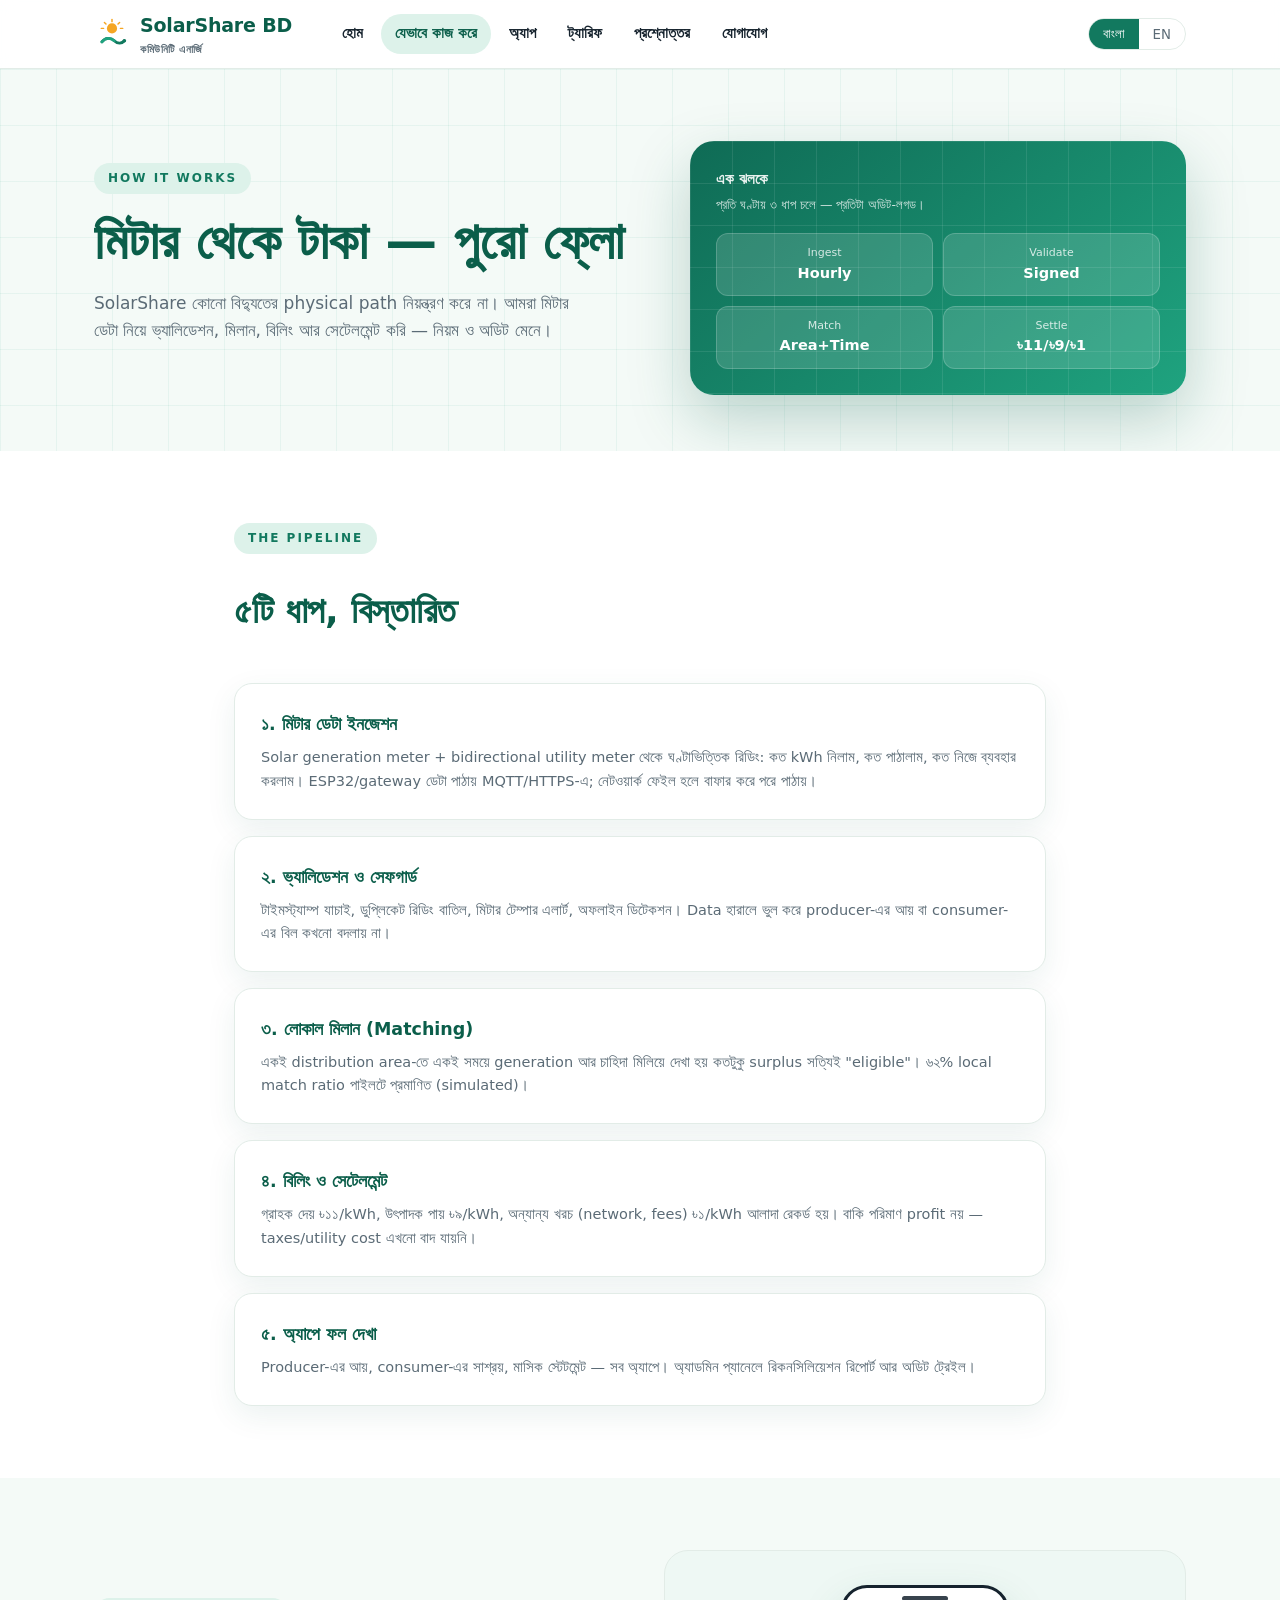
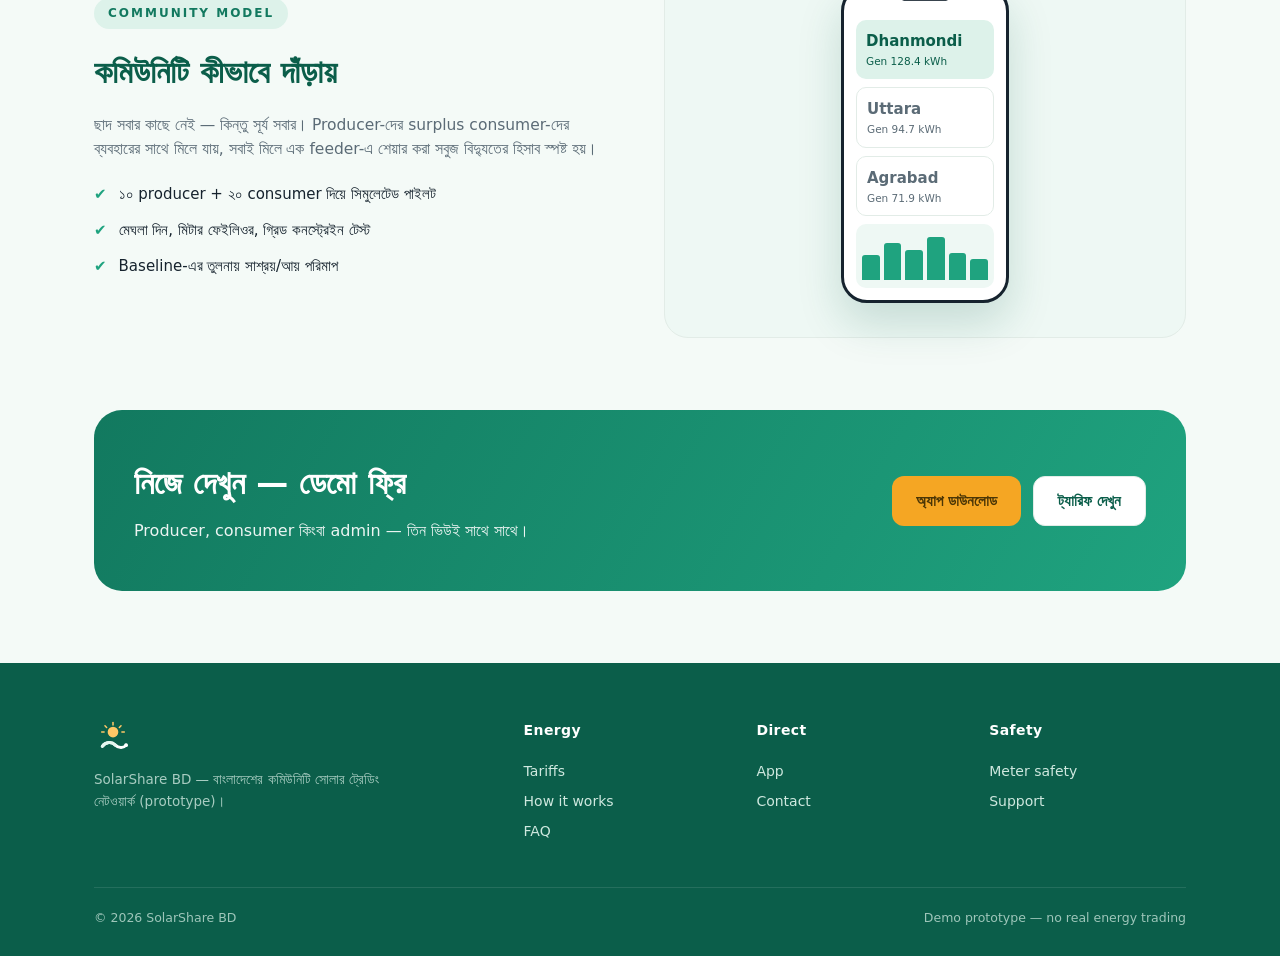
<file: how-it-works/index.html>
<!DOCTYPE html>
<html lang="bn">
<head>
  <meta charset="UTF-8" />
  <meta name="viewport" content="width=device-width, initial-scale=1.0" />
  <title>যেভাবে কাজ করে — SolarShare BD</title>
  <meta name="description" content="স্মার্ট মিটার ডেটা থেকে সেটেলমেন্ট — SolarShare BD কীভাবে কমিউনিটি সোলার শেয়ারিং করে তার ধাপে ধাপে ব্যাখ্যা।" />
  <link rel="icon" href="../assets/img/favicon.svg" type="image/svg+xml" />
  <link rel="stylesheet" href="../assets/css/style.css" />
</head>
<body>
  <header class="site-header">
    <div class="container">
      <a class="brand" href="../index.html">
        <img src="../assets/img/logo.svg" alt="SolarShare BD logo" />
        <span class="brand-name">SolarShare BD<small data-i18n="brandSub">কমিউনিটি এনার্জি</small></span>
      </a>
      <nav class="main-nav">
        <a href="../index.html" data-i18n="navHome">হোম</a>
        <a href="index.html" class="active" data-i18n="navHow">যেভাবে কাজ করে</a>
        <a href="../app/index.html" data-i18n="navApp">অ্যাপ</a>
        <a href="../pricing/index.html" data-i18n="navPricing">ট্যারিফ</a>
        <a href="../faq/index.html" data-i18n="navFaq">প্রশ্নোত্তর</a>
        <a href="../contact/index.html" data-i18n="navContact">যোগাযোগ</a>
      </nav>
      <div class="header-actions">
        <div class="lang-switch" role="group" aria-label="Language">
          <button type="button" data-lang="bn" class="active">বাংলা</button>
          <button type="button" data-lang="en">EN</button>
        </div>
        <button class="nav-toggle" aria-label="Menu"><span></span><span></span><span></span></button>
      </div>
    </div>
  </header>

  <section class="hero gridlines">
    <div class="container">
      <div>
        <span class="eyebrow">HOW IT WORKS</span>
        <h1>মিটার থেকে টাকা — পুরো ফ্লো</h1>
        <p class="lead">
          SolarShare কোনো বিদ্যুতের physical path নিয়ন্ত্রণ করে না। আমরা মিটার ডেটা নিয়ে
          ভ্যালিডেশন, মিলান, বিলিং আর সেটেলমেন্ট করি — নিয়ম ও অডিট মেনে।
        </p>
      </div>
      <aside class="energy-panel">
        <h3>এক ঝলকে</h3>
        <p class="price-note">প্রতি ঘণ্টায় ৩ ধাপ চলে — প্রতিটা অডিট-লগড।</p>
        <div class="price-row" style="grid-template-columns:1fr 1fr">
          <div class="price-cell"><div class="t">Ingest</div><div class="v">Hourly</div></div>
          <div class="price-cell"><div class="t">Validate</div><div class="v">Signed</div></div>
          <div class="price-cell"><div class="t">Match</div><div class="v">Area+Time</div></div>
          <div class="price-cell"><div class="t">Settle</div><div class="v">৳11/৳9/৳1</div></div>
        </div>
      </aside>
    </div>
  </section>

  <section class="block alt" id="steps">
    <div class="container narrow">
      <div class="block-head">
        <span class="eyebrow">THE PIPELINE</span>
        <h2>৫টি ধাপ, বিস্তারিত</h2>
      </div>
      <div class="card" style="margin-bottom:16px">
        <h3>১. মিটার ডেটা ইনজেশন</h3>
        <p>
          Solar generation meter + bidirectional utility meter থেকে ঘণ্টাভিত্তিক রিডিং:
          কত kWh নিলাম, কত পাঠালাম, কত নিজে ব্যবহার করলাম। ESP32/gateway ডেটা পাঠায়
          MQTT/HTTPS-এ; নেটওয়ার্ক ফেইল হলে বাফার করে পরে পাঠায়।
        </p>
      </div>
      <div class="card" style="margin-bottom:16px">
        <h3>২. ভ্যালিডেশন ও সেফগার্ড</h3>
        <p>
          টাইমস্ট্যাম্প যাচাই, ডুপ্লিকেট রিডিং বাতিল, মিটার টেম্পার এলার্ট, অফলাইন ডিটেকশন।
          Data হারালে ভুল করে producer-এর আয় বা consumer-এর বিল কখনো বদলায় না।
        </p>
      </div>
      <div class="card" style="margin-bottom:16px">
        <h3>৩. লোকাল মিলান (Matching)</h3>
        <p>
          একই distribution area-তে একই সময়ে generation আর চাহিদা মিলিয়ে দেখা হয় কতটুকু
          surplus সত্যিই "eligible"। ৬২% local match ratio পাইলটে প্রমাণিত (simulated)।
        </p>
      </div>
      <div class="card" style="margin-bottom:16px">
        <h3>৪. বিলিং ও সেটেলমেন্ট</h3>
        <p>
          গ্রাহক দেয় ৳১১/kWh, উৎপাদক পায় ৳৯/kWh, অন্যান্য খরচ (network, fees) ৳১/kWh
          আলাদা রেকর্ড হয়। বাকি পরিমাণ profit নয় — taxes/utility cost এখনো বাদ যায়নি।
        </p>
      </div>
      <div class="card">
        <h3>৫. অ্যাপে ফল দেখা</h3>
        <p>
          Producer-এর আয়, consumer-এর সাশ্রয়, মাসিক স্টেটমেন্ট — সব অ্যাপে।
          অ্যাডমিন প্যানেলে রিকনসিলিয়েশন রিপোর্ট আর অডিট ট্রেইল।
        </p>
      </div>
    </div>
  </section>

  <section class="block" id="community">
    <div class="container split">
      <div class="split-txt">
        <span class="eyebrow">COMMUNITY MODEL</span>
        <h2>কমিউনিটি কীভাবে দাঁড়ায়</h2>
        <p>
          ছাদ সবার কাছে নেই — কিন্তু সূর্য সবার। Producer-দের surplus consumer-দের
          ব্যবহারের সাথে মিলে যায়, সবাই মিলে এক feeder-এ শেয়ার করা সবুজ বিদ্যুতের
          হিসাব স্পষ্ট হয়।
        </p>
        <ul class="feature-list">
          <li>১০ producer + ২০ consumer দিয়ে সিমুলেটেড পাইলট</li>
          <li>মেঘলা দিন, মিটার ফেইলিওর, গ্রিড কনস্ট্রেইন টেস্ট</li>
          <li>Baseline-এর তুলনায় সাশ্রয়/আয় পরিমাপ</li>
        </ul>
      </div>
      <div class="split-media">
        <div class="phone">
          <div class="notch"></div>
          <div class="scr">
            <div class="p-tile mint"><b>Dhanmondi</b>Gen 128.4 kWh</div>
            <div class="p-tile line"><b>Uttara</b>Gen 94.7 kWh</div>
            <div class="p-tile line"><b>Agrabad</b>Gen 71.9 kWh</div>
            <div class="p-bars">
              <i style="height:52%"></i>
              <i style="height:78%"></i>
              <i style="height:64%"></i>
              <i style="height:90%"></i>
              <i style="height:58%"></i>
              <i style="height:44%"></i>
            </div>
          </div>
        </div>
      </div>
    </div>
  </section>

  <section class="block" style="padding-top:0">
    <div class="container">
      <div class="cta-band">
        <div>
          <h2>নিজে দেখুন — ডেমো ফ্রি</h2>
          <p>Producer, consumer কিংবা admin — তিন ভিউই সাথে সাথে।</p>
        </div>
        <div style="display:flex;gap:12px;flex-wrap:wrap">
          <a class="btn btn-amber" href="../app/index.html">অ্যাপ ডাউনলোড</a>
          <a class="btn btn-ghost" href="../pricing/index.html">ট্যারিফ দেখুন</a>
        </div>
      </div>
    </div>
  </section>

  <footer class="site-footer">
    <div class="container">
      <div class="cols">
        <div class="footer-brand">
          <img src="../assets/img/logo-white.svg" alt="SolarShare BD" />
          <p>SolarShare BD — বাংলাদেশের কমিউনিটি সোলার ট্রেডিং নেটওয়ার্ক (prototype)।</p>
        </div>
        <div><h4>Energy</h4>
          <a href="../pricing/index.html">Tariffs</a>
          <a href="index.html">How it works</a>
          <a href="../faq/index.html">FAQ</a>
        </div>
        <div><h4>Direct</h4>
          <a href="../app/index.html">App</a>
          <a href="../contact/index.html">Contact</a>
        </div>
        <div><h4>Safety</h4>
          <a href="../faq/index.html#safety">Meter safety</a>
          <a href="../contact/index.html">Support</a>
        </div>
      </div>
      <div class="footer-bottom">
        <span>© 2026 SolarShare BD</span>
        <span>Demo prototype — no real energy trading</span>
      </div>
    </div>
  </footer>

  <script src="../assets/js/main.js"></script>
</body>
</html>
</file>
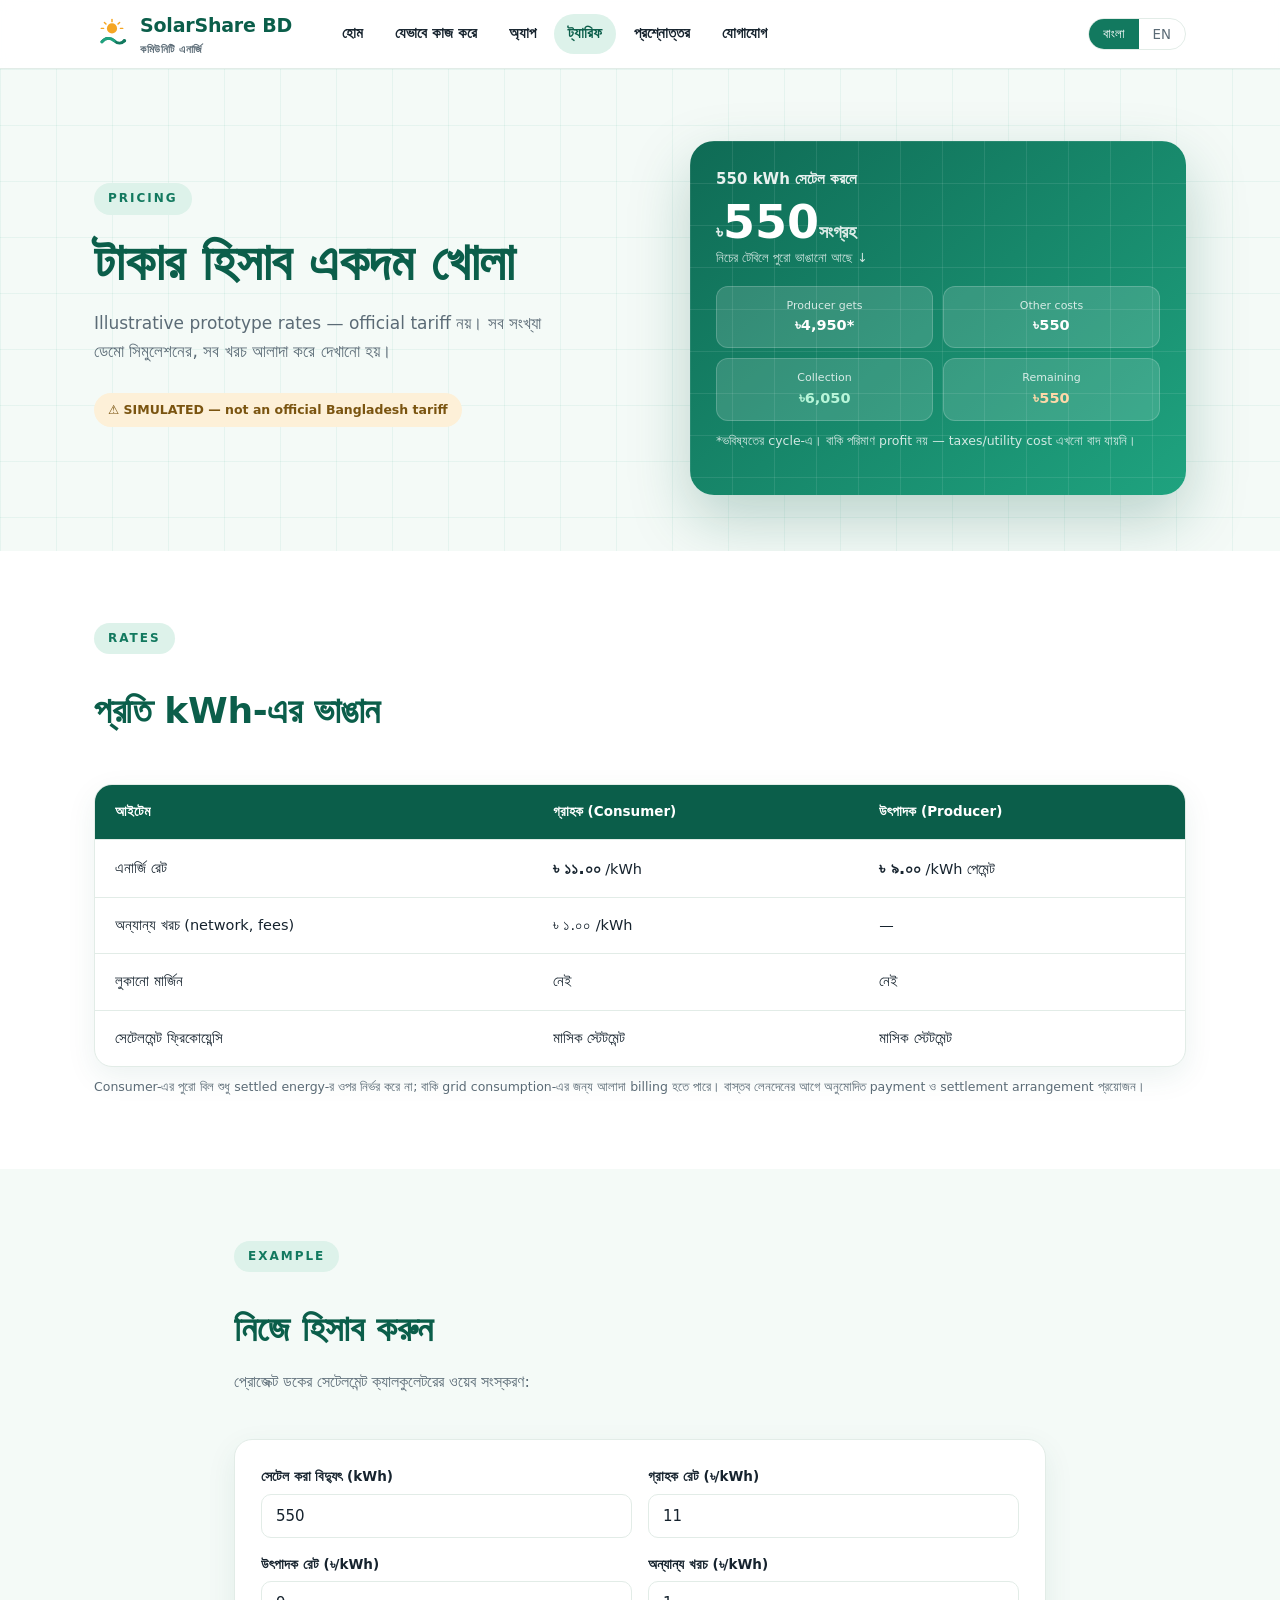
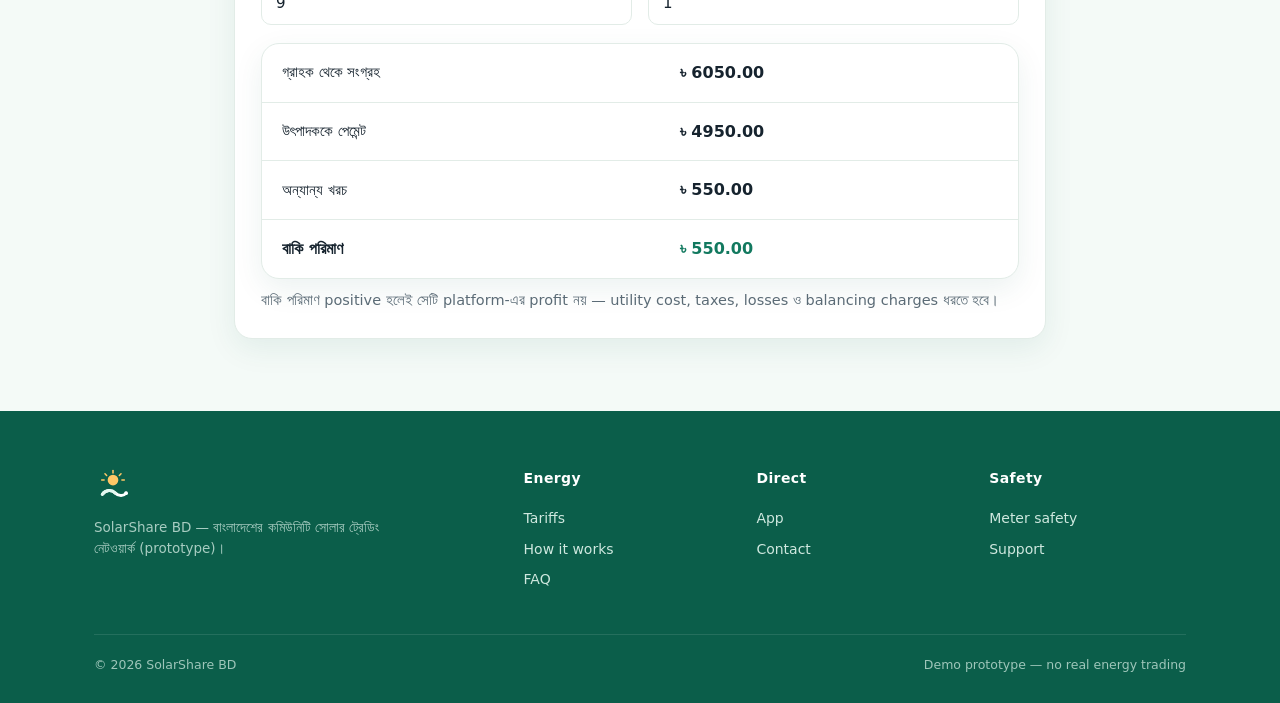
<file: pricing/index.html>
<!DOCTYPE html>
<html lang="bn">
<head>
  <meta charset="UTF-8" />
  <meta name="viewport" content="width=device-width, initial-scale=1.0" />
  <title>ট্যারিফ — SolarShare BD</title>
  <meta name="description" content="SolarShare BD ট্যারিফ: গ্রাহক ৳১১/kWh, উৎপাদক ৳৯/kWh, অন্যান্য খরচ ৳১/kWh — সম্পূর্ণ ব্রেকডাউন সহ।" />
  <link rel="icon" href="../assets/img/favicon.svg" type="image/svg+xml" />
  <link rel="stylesheet" href="../assets/css/style.css" />
</head>
<body>
  <header class="site-header">
    <div class="container">
      <a class="brand" href="../index.html">
        <img src="../assets/img/logo.svg" alt="SolarShare BD logo" />
        <span class="brand-name">SolarShare BD<small data-i18n="brandSub">কমিউনিটি এনার্জি</small></span>
      </a>
      <nav class="main-nav">
        <a href="../index.html" data-i18n="navHome">হোম</a>
        <a href="../how-it-works/index.html" data-i18n="navHow">যেভাবে কাজ করে</a>
        <a href="../app/index.html" data-i18n="navApp">অ্যাপ</a>
        <a href="index.html" class="active" data-i18n="navPricing">ট্যারিফ</a>
        <a href="../faq/index.html" data-i18n="navFaq">প্রশ্নোত্তর</a>
        <a href="../contact/index.html" data-i18n="navContact">যোগাযোগ</a>
      </nav>
      <div class="header-actions">
        <div class="lang-switch" role="group" aria-label="Language">
          <button type="button" data-lang="bn" class="active">বাংলা</button>
          <button type="button" data-lang="en">EN</button>
        </div>
        <button class="nav-toggle" aria-label="Menu"><span></span><span></span><span></span></button>
      </div>
    </div>
  </header>

  <section class="hero gridlines">
    <div class="container">
      <div>
        <span class="eyebrow">PRICING</span>
        <h1>টাকার হিসাব একদম খোলা</h1>
        <p class="lead">
          Illustrative prototype rates — official tariff নয়। সব সংখ্যা ডেমো সিমুলেশনের,
          সব খরচ আলাদা করে দেখানো হয়।
        </p>
        <div class="hero-cta"><span class="sim-note">⚠ SIMULATED — not an official Bangladesh tariff</span></div>
      </div>
      <aside class="energy-panel">
        <h3>550 kWh সেটেল করলে</h3>
        <div class="price-now" style="margin-top:6px"><small>৳</small><span>550</span><small>সংগ্রহ</small></div>
        <p class="price-note">নিচের টেবিলে পুরো ভাঙানো আছে ↓</p>
        <div class="price-row" style="grid-template-columns:1fr 1fr">
          <div class="price-cell"><div class="t">Producer gets</div><div class="v">৳4,950*</div></div>
          <div class="price-cell"><div class="t">Other costs</div><div class="v">৳550</div></div>
          <div class="price-cell cheap"><div class="t">Collection</div><div class="v">৳6,050</div></div>
          <div class="price-cell dear"><div class="t">Remaining</div><div class="v">৳550</div></div>
        </div>
        <p class="price-note" style="margin-top:10px">*ভবিষ্যতের cycle-এ। বাকি পরিমাণ profit নয় — taxes/utility cost এখনো বাদ যায়নি।</p>
      </aside>
    </div>
  </section>

  <section class="block alt">
    <div class="container">
      <div class="block-head">
        <span class="eyebrow">RATES</span>
        <h2>প্রতি kWh-এর ভাঙান</h2>
      </div>
      <table class="tariff-table">
        <thead>
          <tr><th>আইটেম</th><th>গ্রাহক (Consumer)</th><th>উৎপাদক (Producer)</th></tr>
        </thead>
        <tbody>
          <tr><td>এনার্জি রেট</td><td><b>৳ ১১.০০</b> /kWh</td><td><b>৳ ৯.০০</b> /kWh পেমেন্ট</td></tr>
          <tr><td>অন্যান্য খরচ (network, fees)</td><td>৳ ১.০০ /kWh</td><td>—</td></tr>
          <tr><td>লুকানো মার্জিন</td><td>নেই</td><td>নেই</td></tr>
          <tr><td>সেটেলমেন্ট ফ্রিকোয়েন্সি</td><td>মাসিক স্টেটমেন্ট</td><td>মাসিক স্টেটমেন্ট</td></tr>
        </tbody>
      </table>
      <p class="note">
        Consumer-এর পুরো বিল শুধু settled energy-র ওপর নির্ভর করে না; বাকি grid
        consumption-এর জন্য আলাদা billing হতে পারে। বাস্তব লেনদেনের আগে অনুমোদিত
        payment ও settlement arrangement প্রয়োজন।
      </p>
    </div>
  </section>

  <section class="block">
    <div class="container narrow">
      <div class="block-head">
        <span class="eyebrow">EXAMPLE</span>
        <h2>নিজে হিসাব করুন</h2>
        <p>প্রোজেক্ট ডকের সেটেলমেন্ট ক্যালকুলেটরের ওয়েব সংস্করণ:</p>
      </div>
      <div class="card">
        <form id="calc-form" class="form-grid">
          <label class="field"><span>সেটেল করা বিদ্যুৎ (kWh)</span><input type="number" id="calc-kwh" value="550" min="1" /></label>
          <label class="field"><span>গ্রাহক রেট (৳/kWh)</span><input type="number" id="calc-cr" value="11" step="0.5" /></label>
          <label class="field"><span>উৎপাদক রেট (৳/kWh)</span><input type="number" id="calc-pr" value="9" step="0.5" /></label>
          <label class="field"><span>অন্যান্য খরচ (৳/kWh)</span><input type="number" id="calc-oc" value="1" step="0.25" /></label>
        </form>
        <div style="margin-top:18px" id="calc-out"></div>
      </div>
    </div>
  </section>

  <footer class="site-footer">
    <div class="container">
      <div class="cols">
        <div class="footer-brand">
          <img src="../assets/img/logo-white.svg" alt="SolarShare BD" />
          <p>SolarShare BD — বাংলাদেশের কমিউনিটি সোলার ট্রেডিং নেটওয়ার্ক (prototype)।</p>
        </div>
        <div><h4>Energy</h4>
          <a href="index.html">Tariffs</a>
          <a href="../how-it-works/index.html">How it works</a>
          <a href="../faq/index.html">FAQ</a>
        </div>
        <div><h4>Direct</h4>
          <a href="../app/index.html">App</a>
          <a href="../contact/index.html">Contact</a>
        </div>
        <div><h4>Safety</h4>
          <a href="../faq/index.html#safety">Meter safety</a>
          <a href="../contact/index.html">Support</a>
        </div>
      </div>
      <div class="footer-bottom">
        <span>© 2026 SolarShare BD</span>
        <span>Demo prototype — no real energy trading</span>
      </div>
    </div>
  </footer>

  <script>
    document.addEventListener("DOMContentLoaded", function () {
      var kwh = document.getElementById("calc-kwh"),
          cr = document.getElementById("calc-cr"),
          pr = document.getElementById("calc-pr"),
          oc = document.getElementById("calc-oc"),
          out = document.getElementById("calc-out");
      function num(el, d) { var v = parseFloat(el.value); return isNaN(v) ? d : v; }
      function render() {
        var k = num(kwh, 0), c = num(cr, 11), p = num(pr, 9), o = num(oc, 1);
        var collect = k * c, pay = k * p, other = k * o, rem = collect - pay - other;
        out.innerHTML =
          '<table class="tariff-table"><tbody>' +
          '<tr><td>গ্রাহক থেকে সংগ্রহ</td><td><b>৳ ' + collect.toFixed(2) + '</b></td></tr>' +
          '<tr><td>উৎপাদককে পেমেন্ট</td><td><b>৳ ' + pay.toFixed(2) + '</b></td></tr>' +
          '<tr><td>অন্যান্য খরচ</td><td><b>৳ ' + other.toFixed(2) + '</b></td></tr>' +
          '<tr><td><b>বাকি পরিমাণ</b></td><td><b style="color:#12795f">৳ ' + rem.toFixed(2) + '</b></td></tr>' +
          '</tbody></table>' +
          '<p class="note">বাকি পরিমাণ positive হলেই সেটি platform-এর profit নয় — utility cost, taxes, losses ও balancing charges ধরতে হবে।</p>';
      }
      [kwh, cr, pr, oc].forEach(function (el) { el.addEventListener("input", render); });
      render();
    });
  </script>
  <script src="../assets/js/main.js"></script>
</body>
</html>
</file>
<file: assets/css/style.css>
/* ============================================================
   SolarShare BD — shared stylesheet
   Design system: clean, no legacyimetype ornamental animations.
   Signature motif: subtle "energy grid" lines & grid cards.
   ============================================================ */

:root {
  --teal-900: #0b5e4a;
  --teal-700: #12795f;
  --teal-500: #1fa37f;
  --teal-100: #ddf2ea;
  --teal-50: #eef8f4;
  --amber-500: #f5a623;
  --amber-100: #fdf0d8;
  --orange-500: #f4762b;
  --ink: #16232e;
  --ink-soft: #5b6b76;
  --bg: #f4faf7;
  --card: #ffffff;
  --line: #e2ece7;
  --radius: 18px;
  --radius-sm: 12px;
  --shadow: 0 10px 30px rgba(11, 94, 74, 0.08);
  --font: "Hind Siliguri", "Segoe UI", system-ui, -apple-system, sans-serif;
}

* { box-sizing: border-box; margin: 0; padding: 0; }

html { scroll-behavior: smooth; }

body {
  font-family: var(--font);
  color: var(--ink);
  background: var(--bg);
  line-height: 1.6;
  -webkit-font-smoothing: antialiased;
}

img { max-width: 100%; display: block; }
a { color: var(--teal-700); text-decoration: none; }
ul { list-style: none; }

.container { max-width: 1140px; margin: 0 auto; padding: 0 24px; }
.narrow { max-width: 860px; margin: 0 auto; padding: 0 24px; }

/* ---------- Grid motif decorations ---------- */
.gridlines {
  position: relative;
  overflow: hidden;
}
.gridlines::before {
  content: "";
  position: absolute;
  inset: 0;
  background-image:
    linear-gradient(to right, rgba(31, 163, 127, 0.07) 1px, transparent 1px),
    linear-gradient(to bottom, rgba(31, 163, 127, 0.07) 1px, transparent 1px);
  background-size: 56px 56px;
  pointer-events: none;
}
.gridlines > * { position: relative; }

/* ---------- Header ---------- */
.site-header {
  position: sticky;
  top: 0;
  z-index: 50;
  background: rgba(255, 255, 255, 0.92);
  backdrop-filter: blur(8px);
  border-bottom: 1px solid var(--line);
}
.site-header .container {
  display: flex;
  align-items: center;
  gap: 28px;
  height: 68px;
}
.brand { display: flex; align-items: center; gap: 10px; }
.brand img { height: 36px; }
.brand .brand-name {
  font-weight: 800;
  font-size: 19px;
  color: var(--teal-900);
  letter-spacing: -0.2px;
}
.brand .brand-name small {
  display: block;
  font-size: 10.5px;
  font-weight: 600;
  color: var(--ink-soft);
  letter-spacing: 0.6px;
  text-transform: uppercase;
}
.main-nav { display: flex; gap: 4px; margin-left: 8px; }
.main-nav a {
  padding: 8px 14px;
  border-radius: 999px;
  font-size: 14.5px;
  font-weight: 600;
  color: var(--ink);
  transition: background 0.18s;
}
.main-nav a:hover, .main-nav a.active { background: var(--teal-100); color: var(--teal-900); }
.header-actions { margin-left: auto; display: flex; align-items: center; gap: 12px; }
.lang-switch {
  display: flex;
  border: 1px solid var(--line);
  border-radius: 999px;
  overflow: hidden;
  font-size: 13px;
  font-weight: 700;
}
.lang-switch button {
  border: 0;
  background: transparent;
  padding: 7px 14px;
  cursor: pointer;
  font-family: inherit;
  color: var(--ink-soft);
}
.lang-switch button.active { background: var(--teal-700); color: #fff; }
.btn {
  display: inline-flex;
  align-items: center;
  justify-content: center;
  gap: 8px;
  padding: 12px 24px;
  border-radius: 12px;
  font-weight: 700;
  font-size: 15px;
  border: 0;
  cursor: pointer;
  font-family: inherit;
  transition: transform 0.15s, box-shadow 0.15s;
}
.btn-primary { background: var(--teal-700); color: #fff; box-shadow: var(--shadow); }
.btn-primary:hover { background: var(--teal-900); transform: translateY(-1px); }
.btn-ghost { background: #fff; color: var(--teal-900); border: 1.5px solid var(--line); }
.btn-ghost:hover { border-color: var(--teal-500); }
.btn-amber { background: var(--amber-500); color: #4b3606; }
.btn-sm { padding: 9px 18px; font-size: 13.5px; }
.nav-toggle { display: none; background: none; border: 0; cursor: pointer; }
.nav-toggle span { display: block; width: 22px; height: 2.5px; background: var(--teal-900); margin: 4px 0; border-radius: 2px; }

/* ---------- Hero ---------- */
.hero { padding: 72px 0 56px; }
.hero .container { display: grid; grid-template-columns: 1.05fr 0.95fr; gap: 48px; align-items: center; }
.eyebrow {
  display: inline-block;
  font-size: 12px;
  font-weight: 800;
  letter-spacing: 2px;
  color: var(--teal-700);
  background: var(--teal-100);
  padding: 6px 14px;
  border-radius: 999px;
  margin-bottom: 18px;
}
.hero h1 {
  font-size: clamp(34px, 5vw, 52px);
  line-height: 1.15;
  color: var(--teal-900);
  letter-spacing: -0.5px;
  margin-bottom: 18px;
}
.hero .lead { font-size: 17px; color: var(--ink-soft); margin-bottom: 28px; max-width: 480px; }
.hero-cta { display: flex; gap: 12px; flex-wrap: wrap; margin-bottom: 26px; }
.hero-points { display: flex; gap: 22px; flex-wrap: wrap; }
.hero-points span { font-size: 13.5px; font-weight: 600; color: var(--ink-soft); display: flex; gap: 7px; align-items: center; }
.hero-points span::before {
  content: "";
  width: 8px; height: 8px; border-radius: 50%;
  background: var(--amber-500);
  display: inline-block;
}

/* Live grid panel (signature widget) */
.energy-panel {
  background: linear-gradient(140deg, #0f6b55, #1fa37f);
  border-radius: 24px;
  padding: 26px;
  color: #fff;
  position: relative;
  overflow: hidden;
  box-shadow: 0 24px 60px rgba(11, 94, 74, 0.25);
}
.energy-panel::before {
  content: "";
  position: absolute;
  inset: 0;
  background-image:
    linear-gradient(to right, rgba(255,255,255,0.09) 1px, transparent 1px),
    linear-gradient(to bottom, rgba(255,255,255,0.09) 1px, transparent 1px);
  background-size: 42px 42px;
}
.energy-panel h3 { font-size: 15px; opacity: 0.9; margin-bottom: 4px; position: relative; }
.energy-panel .price-now { font-size: 46px; font-weight: 800; position: relative; line-height: 1.1; }
.energy-panel .price-now small { font-size: 18px; font-weight: 600; opacity: 0.85; }
.energy-panel .price-note { font-size: 12.5px; opacity: 0.8; margin-bottom: 18px; position: relative; }
.price-row {
  display: grid;
  grid-template-columns: repeat(4, 1fr);
  gap: 10px;
  position: relative;
}
.price-cell {
  background: rgba(255, 255, 255, 0.14);
  border: 1px solid rgba(255, 255, 255, 0.18);
  border-radius: 12px;
  padding: 10px 8px;
  text-align: center;
}
.price-cell .t { font-size: 11px; opacity: 0.8; }
.price-cell .v { font-weight: 700; font-size: 14.5px; }
.price-cell.cheap .v { color: #b8f5d9; }
.price-cell.dear .v { color: #ffd8a8; }

/* ---------- Sections & cards ---------- */
section.block { padding: 72px 0; }
section.block.alt { background: #fff; }
.block-head { max-width: 640px; margin-bottom: 44px; }
.block-head h2 { font-size: clamp(26px, 3.4vw, 36px); color: var(--teal-900); letter-spacing: -0.3px; margin: 10px 0 12px; }
.block-head p { color: var(--ink-soft); font-size: 16px; }

.card-grid { display: grid; grid-template-columns: repeat(3, 1fr); gap: 22px; }
.card-grid.two { grid-template-columns: repeat(2, 1fr); }
.card-grid.four { grid-template-columns: repeat(4, 1fr); }
.card {
  background: var(--card);
  border: 1px solid var(--line);
  border-radius: var(--radius);
  padding: 26px;
  box-shadow: var(--shadow);
  transition: transform 0.18s;
}
.card:hover { transform: translateY(-3px); }
.card .icon {
  width: 46px; height: 46px;
  border-radius: 12px;
  background: var(--teal-100);
  display: grid;
  place-items: center;
  font-size: 22px;
  margin-bottom: 16px;
}
.card h3 { font-size: 17.5px; font-weight: 800; margin-bottom: 8px; color: var(--teal-900); }
.card p { font-size: 14.5px; color: var(--ink-soft); }
.card .tag {
  display: inline-block;
  margin-top: 14px;
  font-size: 12px;
  font-weight: 700;
  color: var(--teal-700);
}

/* Step numbers like PowerPeers' 1..5 flow */
.steps { display: grid; grid-template-columns: repeat(5, 1fr); gap: 18px; }
.step {
  background: #fff;
  border: 1px solid var(--line);
  border-radius: var(--radius);
  padding: 22px;
  position: relative;
}
.step .num {
  width: 34px; height: 34px;
  border-radius: 50%;
  background: var(--teal-700);
  color: #fff;
  font-weight: 800;
  display: grid;
  place-items: center;
  font-size: 15px;
  margin-bottom: 14px;
}
.step h3 { font-size: 15.5px; font-weight: 800; margin-bottom: 6px; }
.step p { font-size: 13.5px; color: var(--ink-soft); }

/* Big number stats */
.stats-band {
  background: var(--teal-900);
  color: #fff;
  padding: 56px 0;
}
.stats-band .gridlines::before {
  background-image:
    linear-gradient(to right, rgba(255,255,255,0.08) 1px, transparent 1px),
    linear-gradient(to bottom, rgba(255,255,255,0.08) 1px, transparent 1px);
}
.stats-band .container { display: grid; grid-template-columns: repeat(4, 1fr); gap: 24px; text-align: center; }
.stats-band .stat b { font-size: 40px; font-weight: 800; display: block; color: #ffd8a8; }
.stats-band .stat span { font-size: 14px; opacity: 0.85; }

/* Split feature sections */
.split { display: grid; grid-template-columns: 1fr 1fr; gap: 48px; align-items: center; }
.split.rev .split-media { order: 2; }
.split-media {
  border-radius: 24px;
  padding: 34px;
  background: var(--teal-50);
  border: 1px solid var(--line);
  min-height: 300px;
  display: grid;
  place-items: center;
}
.split-txt h2 { font-size: clamp(24px, 3vw, 32px); color: var(--teal-900); margin-bottom: 14px; }
.split-txt p { color: var(--ink-soft); font-size: 15.5px; margin-bottom: 20px; }
.split-txt ul.feature-list li { display: flex; gap: 12px; margin-bottom: 12px; font-size: 15px; }
.split-txt ul.feature-list li::before {
  content: "✔";
  color: var(--teal-500);
  font-weight: 800;
  flex: 0 0 auto;
}

/* Phone mock */
.phone-pair { display: flex; gap: 16px; align-items: flex-end; }
.phone {
  width: 168px;
  border: 3px solid #16232e;
  border-radius: 26px;
  background: #fff;
  overflow: hidden;
  box-shadow: 0 20px 44px rgba(11,94,74,0.18);
}
.phone.second { width: 150px; margin-bottom: 26px; opacity: 0.97; }
.phone .notch { height: 20px; display: grid; place-items: center; }
.phone .notch::after { content: ""; width: 46px; height: 5px; border-radius: 999px; background: #16232e; opacity: 0.85; }
.phone .scr { padding: 12px; }
.p-tile { border-radius: 10px; padding: 9px 10px; margin-bottom: 8px; font-size: 10.5px; }
.p-tile b { display: block; font-size: 15px; }
.p-tile.mint { background: var(--teal-100); color: var(--teal-900); }
.p-tile.amber { background: var(--amber-100); color: #7a5410; }
.p-tile.line { border: 1px solid var(--line); color: var(--ink-soft); }
.p-bars { display: flex; align-items: flex-end; gap: 4px; height: 64px; padding: 8px 6px; border-radius: 10px; background: var(--teal-50); }
.p-bars i { flex: 1; background: var(--teal-500); border-radius: 3px 3px 0 0; display: block; }
.p-bars i.lo { background: var(--amber-500); }

/* Reviews (no carousel JS needed beyond buttons) */
.rating-big { font-size: 64px; font-weight: 800; color: var(--teal-900); }
.stars { color: var(--amber-500); font-size: 22px; letter-spacing: 4px; }
.review-card { max-width: 640px; }
.review-card blockquote { font-size: 16.5px; margin: 14px 0; }
.review-who { font-weight: 700; color: var(--teal-700); }

/* CTA band */
.cta-band {
  background: linear-gradient(120deg, var(--teal-700), var(--teal-500));
  border-radius: 28px;
  padding: 48px 40px;
  color: #fff;
  display: flex;
  align-items: center;
  gap: 32px;
  justify-content: space-between;
  flex-wrap: wrap;
}
.cta-band h2 { font-size: clamp(24px, 3vw, 32px); margin-bottom: 8px; }
.cta-band p { opacity: 0.92; }

/* Store badges */
.store-badges { display: flex; gap: 14px; flex-wrap: wrap; }
.store-badge {
  display: inline-flex;
  align-items: center;
  gap: 10px;
  background: #16232e;
  color: #fff;
  border-radius: 14px;
  padding: 10px 20px;
  transition: transform 0.15s;
}
.store-badge:hover { transform: translateY(-2px); color: #fff; }
.store-badge .os { font-size: 22px; }
.store-badge small { display: block; font-size: 10px; opacity: 0.75; text-transform: uppercase; letter-spacing: 1px; }
.store-badge b { font-size: 15.5px; line-height: 1.2; display: block; }

/* Pricing table */
.tariff-table { width: 100%; border-collapse: separate; border-spacing: 0; background: #fff; border-radius: var(--radius); overflow: hidden; border: 1px solid var(--line); box-shadow: var(--shadow); }
.tariff-table th, .tariff-table td { padding: 16px 20px; text-align: left; font-size: 14.5px; border-bottom: 1px solid var(--line); }
.tariff-table th { background: var(--teal-900); color: #fff; font-size: 13.5px; }
.tariff-table tr:last-child td { border-bottom: 0; }
.tariff-table td b { font-size: 16px; }
.note { font-size: 12.5px; color: var(--ink-soft); margin-top: 10px; }

/* FAQ */
details.faq-item {
  background: #fff;
  border: 1px solid var(--line);
  border-radius: var(--radius-sm);
  padding: 0;
  margin-bottom: 12px;
  overflow: hidden;
}
details.faq-item summary {
  cursor: pointer;
  list-style: none;
  padding: 18px 22px;
  font-weight: 700;
  font-size: 15.5px;
  display: flex;
  justify-content: space-between;
  gap: 16px;
}
details.faq-item summary::after { content: "+"; color: var(--teal-500); font-size: 20px; font-weight: 800; }
details.faq-item[open] summary::after { content: "–"; }
details.faq-item .faq-body { padding: 0 22px 18px; color: var(--ink-soft); font-size: 14.5px; }

/* Forms */
.form-grid { display: grid; grid-template-columns: 1fr 1fr; gap: 16px; }
.form-grid .full { grid-column: 1 / -1; }
label.field { display: block; font-size: 13.5px; font-weight: 600; }
label.field span { display: block; margin-bottom: 6px; }
label.field input, label.field select, label.field textarea {
  width: 100%;
  font-family: inherit;
  font-size: 15px;
  padding: 12px 14px;
  border: 1px solid var(--line);
  border-radius: 10px;
  background: #fff;
  color: var(--ink);
}
label.field input:focus, label.field textarea:focus, label.field select:focus {
  outline: 2px solid var(--teal-500);
  border-color: transparent;
}

/* Simulated-data notice */
.sim-note {
  display: inline-flex;
  align-items: center;
  gap: 8px;
  background: var(--amber-100);
  color: #7a5410;
  font-size: 12.5px;
  font-weight: 600;
  border-radius: 999px;
  padding: 7px 14px;
}

/* ---------- Footer ---------- */
.site-footer { background: var(--teal-900); color: #cfe8df; padding: 56px 0 28px; }
.site-footer .cols { display: grid; grid-template-columns: 2fr 1fr 1fr 1fr; gap: 36px; margin-bottom: 40px; }
.site-footer h4 { color: #fff; font-size: 14px; margin-bottom: 14px; letter-spacing: 0.4px; }
.site-footer a { color: #cfe8df; font-size: 14px; display: block; padding: 4px 0; }
.site-footer a:hover { color: #fff; }
.footer-brand img { height: 38px; margin-bottom: 12px; }
.footer-brand p { font-size: 13.5px; opacity: 0.8; max-width: 300px; }
.footer-bottom { border-top: 1px solid rgba(255,255,255,0.14); padding-top: 20px; display: flex; justify-content: space-between; gap: 14px; flex-wrap: wrap; font-size: 12.5px; opacity: 0.75; }

/* ---------- Responsive ---------- */
@media (max-width: 960px) {
  .hero .container, .split { grid-template-columns: 1fr; }
  .split.rev .split-media { order: 0; }
  .card-grid, .card-grid.two, .card-grid.four { grid-template-columns: repeat(2, 1fr); }
  .steps { grid-template-columns: repeat(2, 1fr); }
  .stats-band .container { grid-template-columns: repeat(2, 1fr); }
  .site-footer .cols { grid-template-columns: 1fr 1fr; }
  .main-nav {
    display: none;
    position: absolute;
    top: 68px; left: 0; right: 0;
    background: #fff;
    flex-direction: column;
    padding: 12px 20px 20px;
    border-bottom: 1px solid var(--line);
    box-shadow: var(--shadow);
  }
  .main-nav.open { display: flex; }
  .nav-toggle { display: block; }
}
@media (max-width: 620px) {
  .card-grid, .card-grid.two, .card-grid.four, .steps, .form-grid { grid-template-columns: 1fr; }
  .stats-band .container { grid-template-columns: 1fr 1fr; }
  .price-row { grid-template-columns: repeat(4, 1fr); }
  .hero { padding: 48px 0 40px; }
}
</file>
